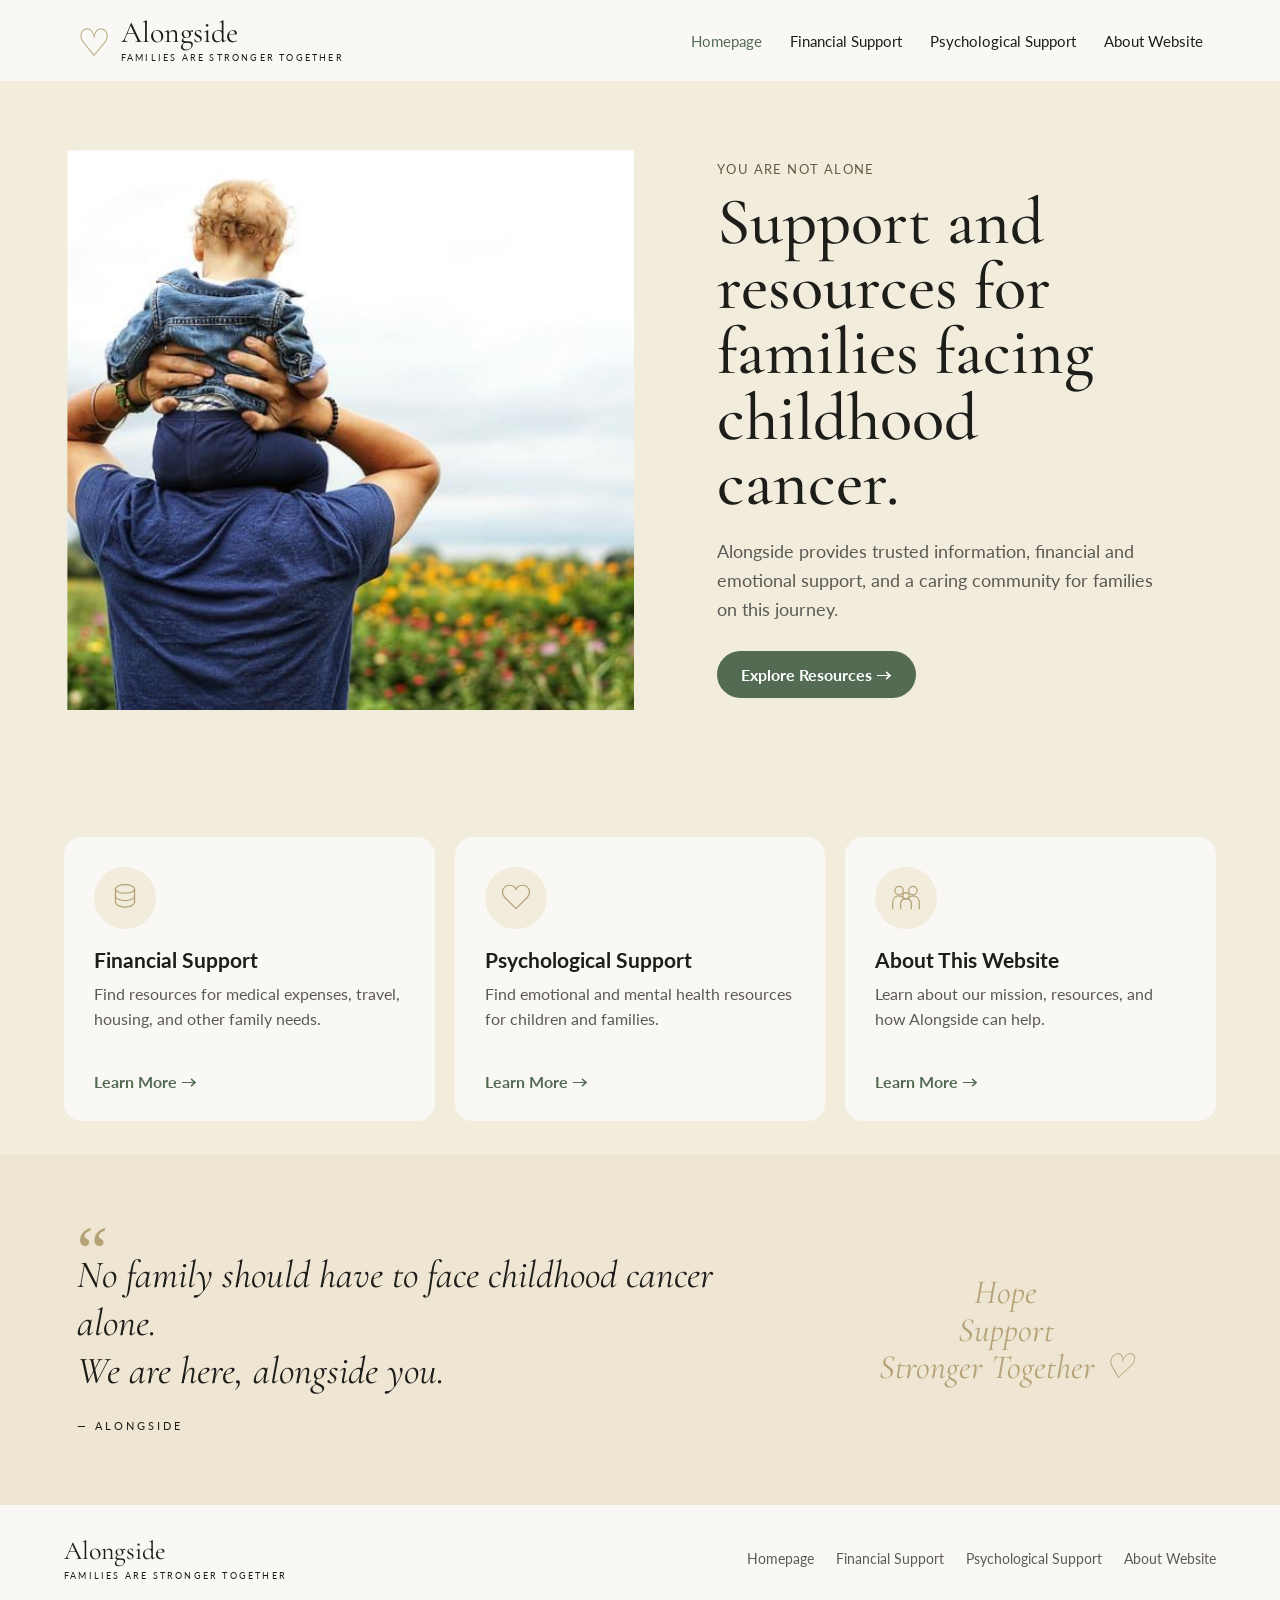
<file: index.html>
<!DOCTYPE html>
<html lang="en">
<head>
  <meta charset="UTF-8">
  <meta name="viewport" content="width=device-width, initial-scale=1.0">
  <title>Alongside</title>
  <link rel="preconnect" href="https://fonts.googleapis.com">
  <link rel="preconnect" href="https://fonts.gstatic.com" crossorigin>
  <link href="https://fonts.googleapis.com/css2?family=Cormorant+Garamond:wght@400;500;600&family=Lato:wght@400;700&display=swap" rel="stylesheet">
  <link rel="stylesheet" href="styles.css">
</head>
<body>
  <header class="site-header">
    <a class="brand" href="index.html">
      <span class="brand-heart">♡</span>
      <span>
        <span class="brand-name">Alongside</span>
        <span class="brand-tagline">FAMILIES ARE STRONGER TOGETHER</span>
      </span>
    </a>

    <nav class="nav">
      <a class="active" href="index.html">Homepage</a>
      <a href="financial-support.html">Financial Support</a>
      <a href="psychological-support.html">Psychological Support</a>
      <a href="about.html">About Website</a>
    </nav>
  </header>

  <main>
    <section class="hero">
      <div class="hero-image">
        <img src="hero.png" alt="Parent carrying a child outdoors">
      </div>

      <div class="hero-copy">
        <p class="eyebrow">YOU ARE NOT ALONE</p>
        <h1>Support and resources for families facing childhood cancer.</h1>
        <p class="intro">
          Alongside provides trusted information, financial and emotional support,
          and a caring community for families on this journey.
        </p>
        <a class="primary-button" href="#resources">Explore Resources →</a>
      </div>
    </section>

    <section class="resources" id="resources">
      <a class="resource-card" href="financial-support.html">
        <div class="icon-circle" aria-hidden="true">
          <svg viewBox="0 0 64 64">
            <ellipse cx="32" cy="15" rx="18" ry="8"></ellipse>
            <path d="M14 15v13c0 5 8 9 18 9s18-4 18-9V15"></path>
            <path d="M14 28v12c0 5 8 9 18 9s18-4 18-9V28"></path>
          </svg>
        </div>
        <h2>Financial Support</h2>
        <p>Find resources for medical expenses, travel, housing, and other family needs.</p>
        <span class="card-link">Learn More →</span>
      </a>

      <a class="resource-card" href="psychological-support.html">
        <div class="icon-circle" aria-hidden="true">
          <svg viewBox="0 0 64 64">
            <path d="M32 52 11 31C2 22 8 8 20 8c6 0 10 3 12 8 2-5 6-8 12-8 12 0 18 14 9 23Z"></path>
          </svg>
        </div>
        <h2>Psychological Support</h2>
        <p>Find emotional and mental health resources for children and families.</p>
        <span class="card-link">Learn More →</span>
      </a>

      <a class="resource-card" href="about.html">
        <div class="icon-circle" aria-hidden="true">
          <svg viewBox="0 0 64 64">
            <circle cx="19" cy="18" r="8"></circle>
            <circle cx="45" cy="18" r="8"></circle>
            <circle cx="32" cy="28" r="6"></circle>
            <path d="M7 52V40c0-7 5-12 12-12 4 0 7 2 10 5"></path>
            <path d="M57 52V40c0-7-5-12-12-12-4 0-7 2-10 5"></path>
            <path d="M22 52V43c0-6 4-10 10-10s10 4 10 10v9"></path>
          </svg>
        </div>
        <h2>About This Website</h2>
        <p>Learn about our mission, resources, and how Alongside can help.</p>
        <span class="card-link">Learn More →</span>
      </a>
    </section>

    <section class="quote-section">
      <div>
        <div class="quote-mark">“</div>
        <blockquote>
          No family should have to face childhood cancer alone.<br>
          We are here, alongside you.
        </blockquote>
        <p class="quote-credit">— ALONGSIDE</p>
      </div>

      <div class="hope-note">
        <span>Hope</span>
        <span>Support</span>
        <span>Stronger Together ♡</span>
      </div>
    </section>
  </main>

  <footer>
    <div>
      <div class="footer-brand">Alongside</div>
      <div class="footer-tagline">FAMILIES ARE STRONGER TOGETHER</div>
    </div>

    <div class="footer-links">
      <a href="index.html">Homepage</a>
      <a href="financial-support.html">Financial Support</a>
      <a href="psychological-support.html">Psychological Support</a>
      <a href="about.html">About Website</a>
    </div>
  </footer>
</body>
</html>
</file>
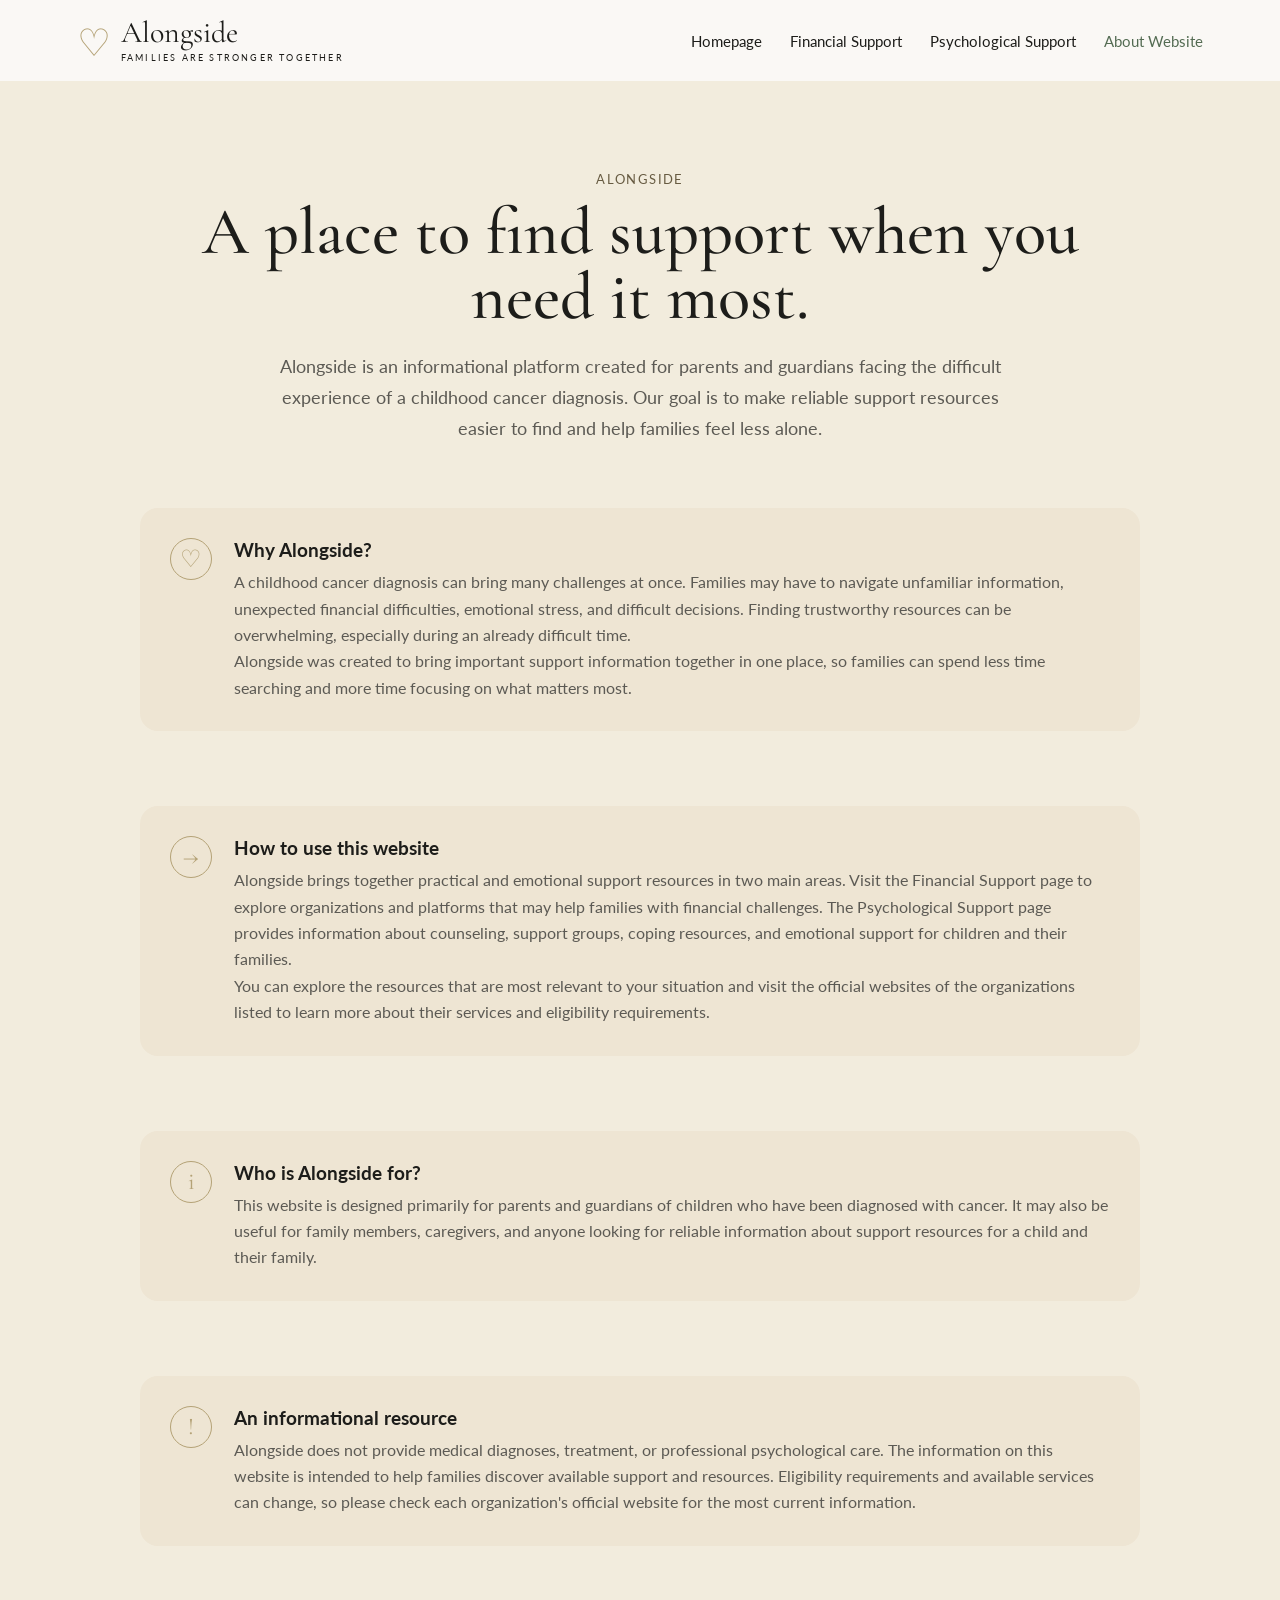
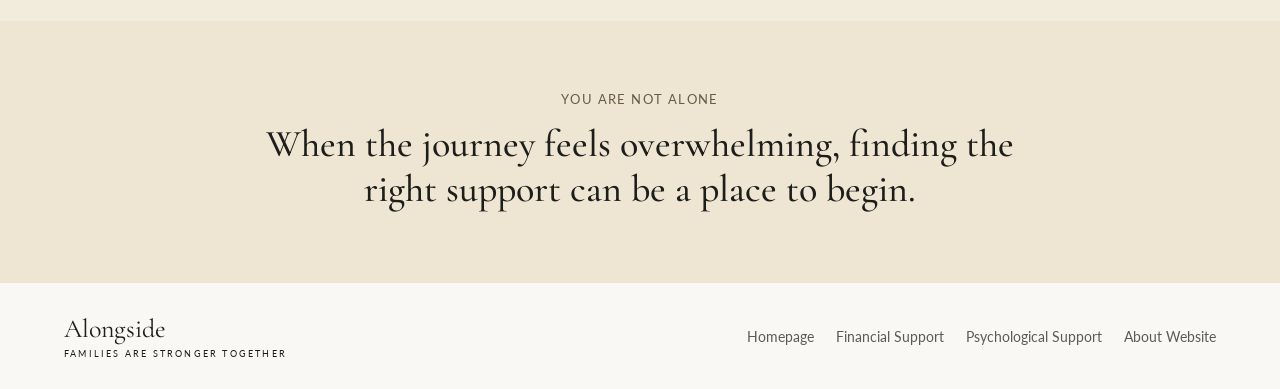
<file: about.html>
<!DOCTYPE html>
<html lang="en">
<head>
  <meta charset="UTF-8">
  <meta name="viewport" content="width=device-width, initial-scale=1.0">

  <title>About This Website | Alongside</title>

  <link rel="preconnect" href="https://fonts.googleapis.com">
  <link rel="preconnect" href="https://fonts.gstatic.com" crossorigin>

  <link href="https://fonts.googleapis.com/css2?family=Cormorant+Garamond:wght@400;500;600&family=Lato:wght@400;700&display=swap" rel="stylesheet">

  <link rel="stylesheet" href="styles.css">
</head>

<body>

  <header class="site-header">

    <a class="brand" href="index.html">
      <span class="brand-heart">♡</span>

      <span>
        <span class="brand-name">Alongside</span>
        <span class="brand-tagline">FAMILIES ARE STRONGER TOGETHER</span>
      </span>
    </a>

    <nav class="nav">
      <a href="index.html">Homepage</a>
      <a href="financial-support.html">Financial Support</a>
      <a href="psychological-support.html">Psychological Support</a>
      <a class="active" href="about.html">About Website</a>
    </nav>

  </header>


  <main>

    <!-- INTRO -->
    <section class="financial-hero">

      <p class="eyebrow">ALONGSIDE</p>

      <h1>A place to find support when you need it most.</h1>

      <p class="financial-intro">
        Alongside is an informational platform created for parents and
        guardians facing the difficult experience of a childhood cancer
        diagnosis. Our goal is to make reliable support resources easier
        to find and help families feel less alone.
      </p>

    </section>


    <!-- WHY ALONGSIDE -->
    <section class="financial-note">

      <div class="note-icon">♡</div>

      <div>

        <h2>Why Alongside?</h2>

        <p>
          A childhood cancer diagnosis can bring many challenges at once.
          Families may have to navigate unfamiliar information, unexpected
          financial difficulties, emotional stress, and difficult decisions.
          Finding trustworthy resources can be overwhelming, especially
          during an already difficult time.
        </p>

        <p>
          Alongside was created to bring important support information
          together in one place, so families can spend less time searching
          and more time focusing on what matters most.
        </p>

      </div>

    </section>


   <!-- HOW TO USE THIS WEBSITE -->
    
<section class="financial-note">

  <div class="note-icon">→</div>

  <div>

    <h2>How to use this website</h2>

    <p>
      Alongside brings together practical and emotional support resources
      in two main areas. Visit the Financial Support page to explore
      organizations and platforms that may help families with financial
      challenges. The Psychological Support page provides information
      about counseling, support groups, coping resources, and emotional
      support for children and their families.
    </p>

    <p>
      You can explore the resources that are most relevant to your
      situation and visit the official websites of the organizations
      listed to learn more about their services and eligibility
      requirements.
    </p>

  </div>

</section>

    <!-- WHO IS IT FOR -->
    <section class="financial-note">

      <div class="note-icon">i</div>

      <div>

        <h2>Who is Alongside for?</h2>

        <p>
          This website is designed primarily for parents and guardians of
          children who have been diagnosed with cancer. It may also be
          useful for family members, caregivers, and anyone looking for
          reliable information about support resources for a child and
          their family.
        </p>

      </div>

    </section>


    <!-- INFORMATIONAL RESOURCE -->
    <section class="financial-note">

      <div class="note-icon">!</div>

      <div>

        <h2>An informational resource</h2>

        <p>
          Alongside does not provide medical diagnoses, treatment, or
          professional psychological care. The information on this website
          is intended to help families discover available support and
          resources. Eligibility requirements and available services can
          change, so please check each organization's official website
          for the most current information.
        </p>

      </div>

    </section>


    <!-- CLOSING -->
    <section class="financial-closing">

      <p class="eyebrow">YOU ARE NOT ALONE</p>

      <h2>
        When the journey feels overwhelming, finding the right support
        can be a place to begin.
      </h2>

    </section>

  </main>


  <footer>

    <div>
      <div class="footer-brand">Alongside</div>
      <div class="footer-tagline">
        FAMILIES ARE STRONGER TOGETHER
      </div>
    </div>

    <div class="footer-links">
      <a href="index.html">Homepage</a>
      <a href="financial-support.html">Financial Support</a>
      <a href="psychological-support.html">Psychological Support</a>
      <a href="about.html">About Website</a>
    </div>

  </footer>

</body>
</html>
</file>
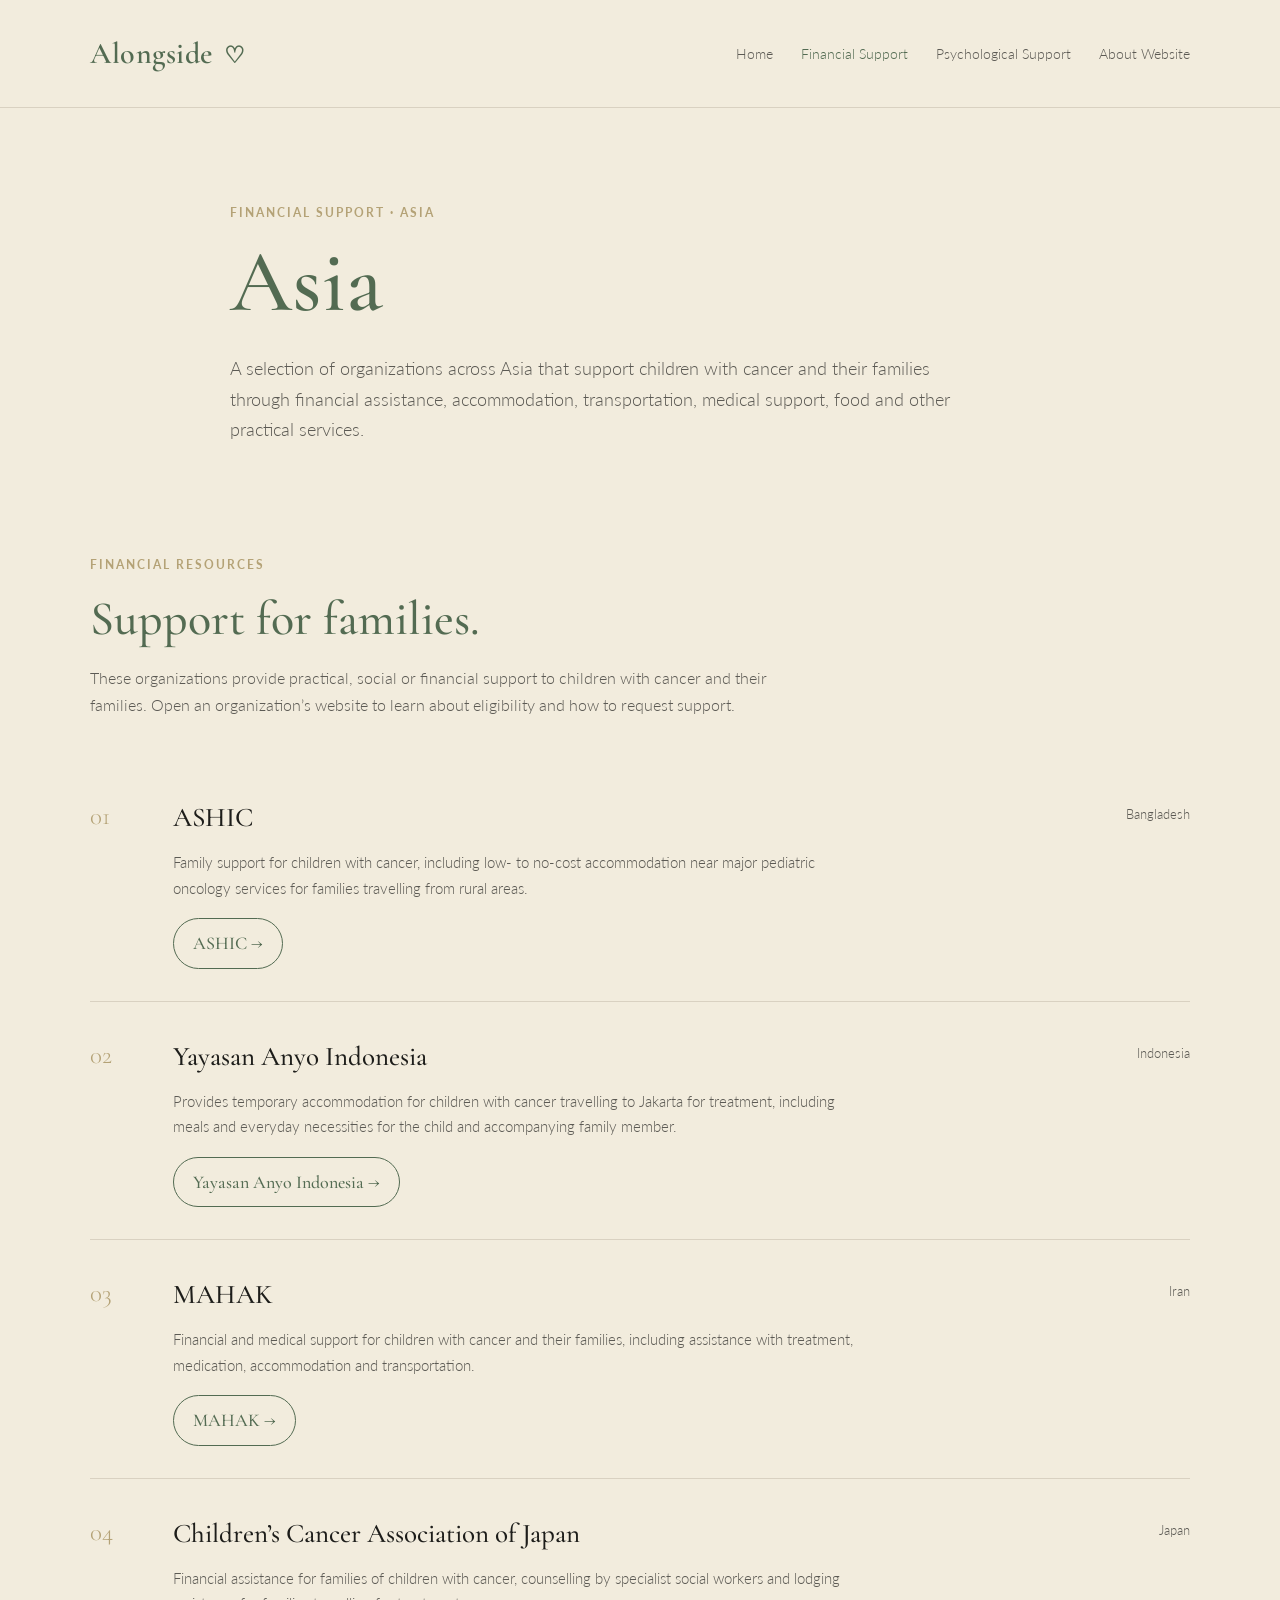
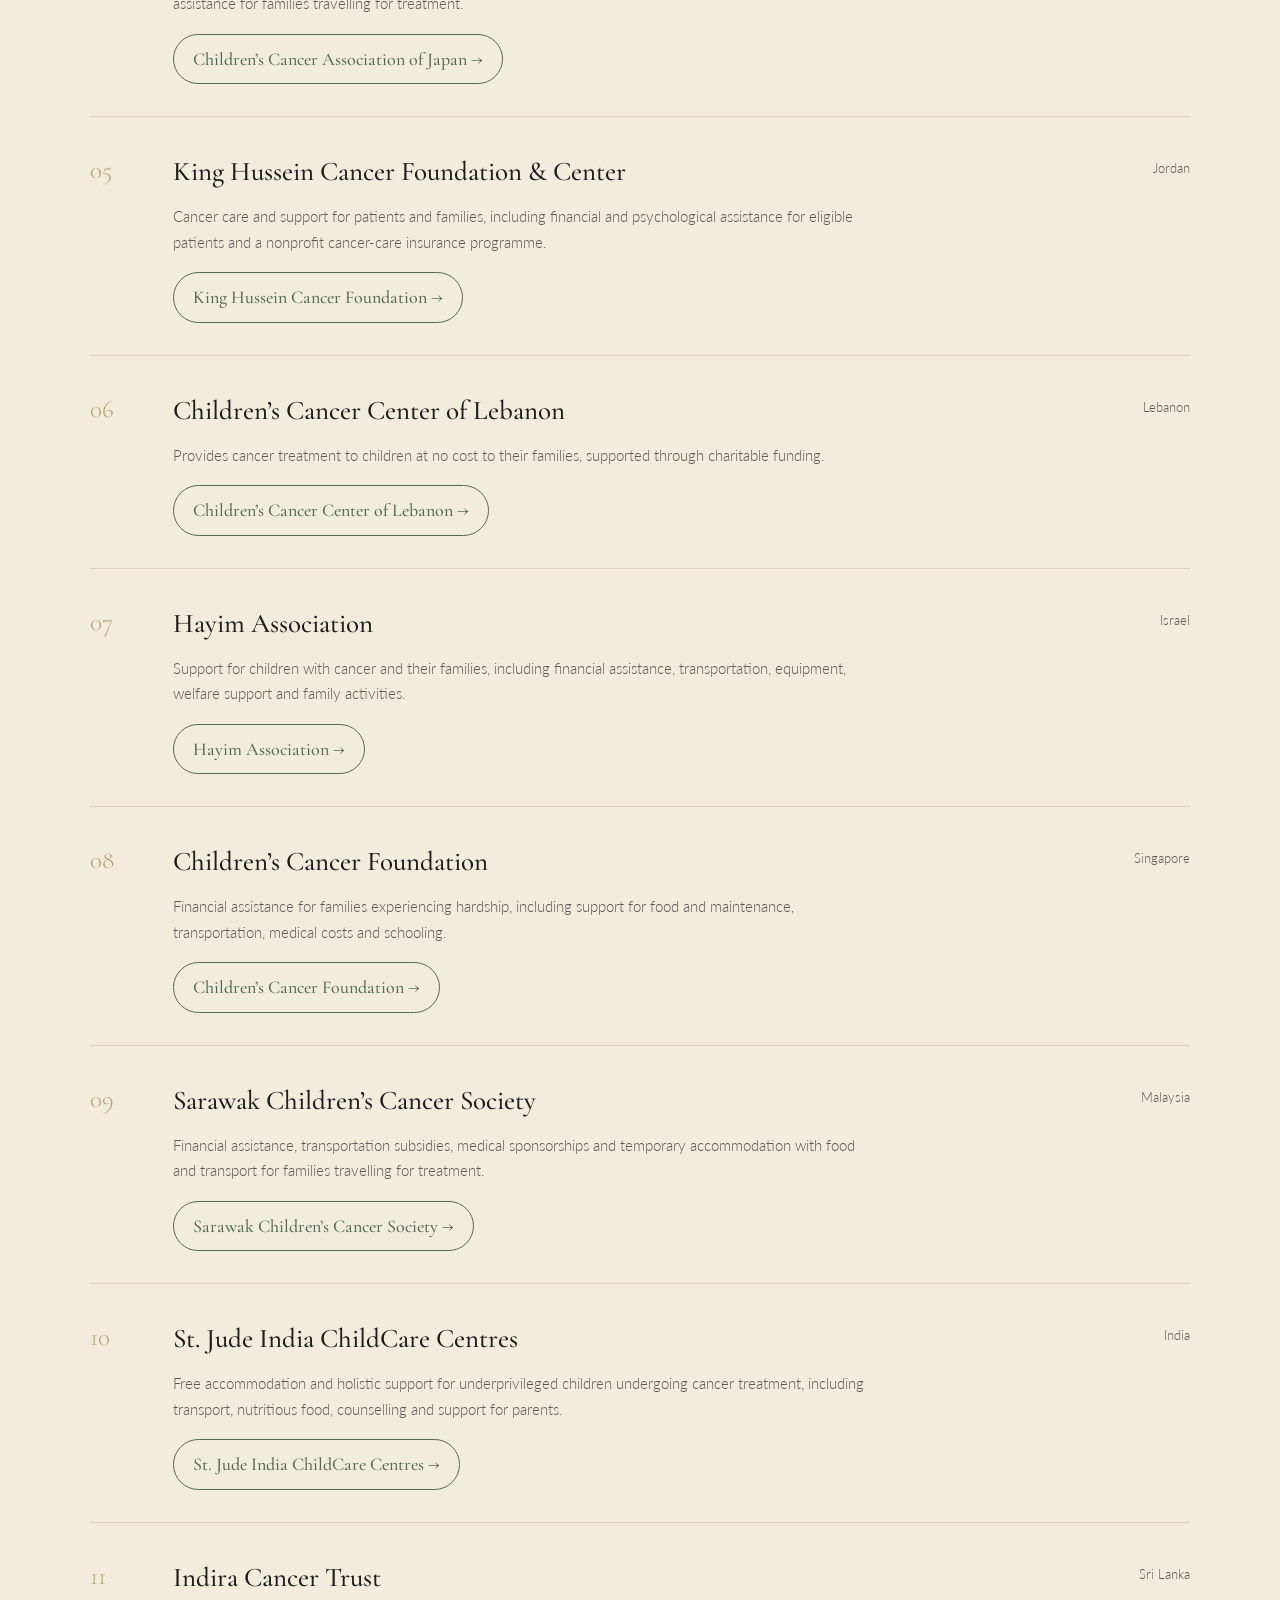
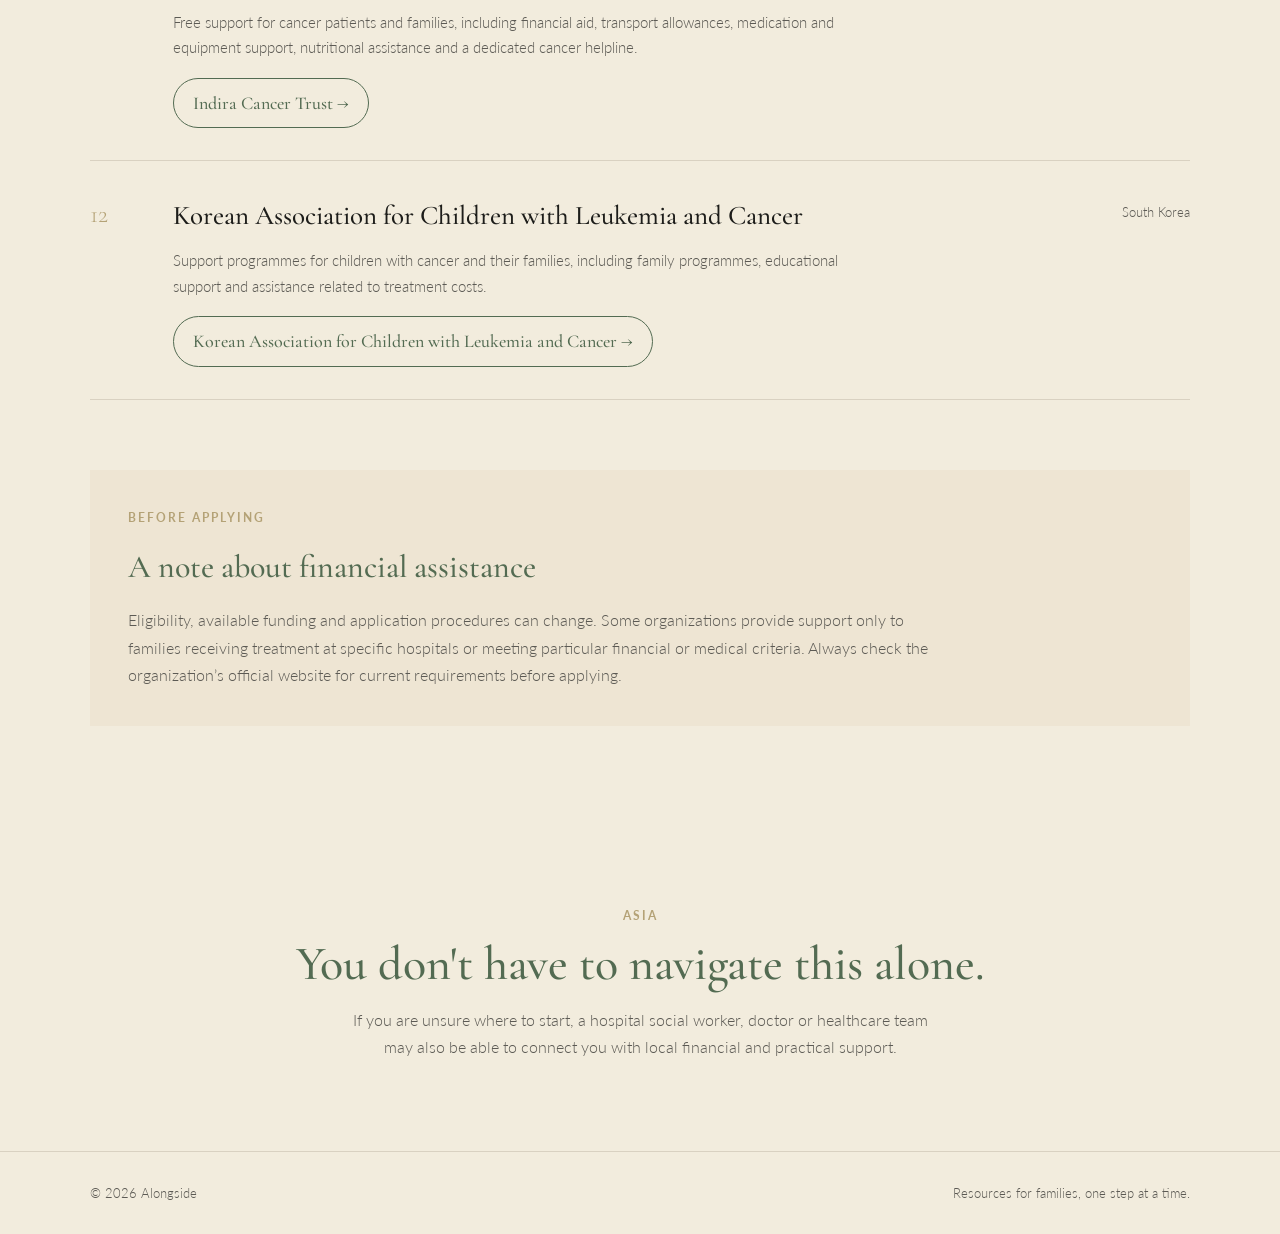
<file: asia.html>
<!DOCTYPE html>
<html lang="en">
<head>
  <meta charset="UTF-8">
  <meta name="viewport" content="width=device-width, initial-scale=1.0">

  <title>Asia · Alongside</title>

  <link rel="preconnect" href="https://fonts.googleapis.com">
  <link rel="preconnect" href="https://fonts.gstatic.com" crossorigin>

  <link href="https://fonts.googleapis.com/css2?family=Cormorant+Garamond:wght@400;500;600&family=Lato:wght@300;400;500;700&display=swap" rel="stylesheet">

  <style>
    :root {
      --cream: #F2ECDD;
      --light: #FAF8F5;
      --green: #536B52;
      --gold: #B4A276;
      --text: #1D1D1A;
      --muted: #5C5A54;
      --border: #D9D1C1;
      --quote: #EEE5D3;
    }

    * {
      box-sizing: border-box;
      margin: 0;
      padding: 0;
    }

    body {
      background: var(--cream);
      color: var(--text);
      font-family: "Lato", sans-serif;
      font-weight: 300;
      line-height: 1.7;
    }

    a {
      color: inherit;
      text-decoration: none;
    }

    .container {
      width: min(1100px, 90%);
      margin: 0 auto;
    }

    header {
      padding: 28px 0;
      border-bottom: 1px solid var(--border);
    }

    .nav {
      display: flex;
      justify-content: space-between;
      align-items: center;
      gap: 30px;
    }

    .logo {
      font-family: "Cormorant Garamond", serif;
      font-size: 30px;
      font-weight: 600;
      color: var(--green);
      letter-spacing: 0.5px;
    }

    .logo span {
      font-size: 23px;
      margin-left: 4px;
    }

    nav {
      display: flex;
      gap: 28px;
      align-items: center;
    }

    nav a {
      font-size: 14px;
      color: var(--muted);
      transition: 0.25s ease;
    }

    nav a:hover,
    nav a.active {
      color: var(--green);
    }

    .hero {
      padding: 95px 0 80px;
      max-width: 820px;
    }

    .eyebrow {
      color: var(--gold);
      font-size: 12px;
      font-weight: 700;
      letter-spacing: 2px;
      margin-bottom: 18px;
    }

    h1 {
      font-family: "Cormorant Garamond", serif;
      font-size: clamp(58px, 8vw, 88px);
      font-weight: 500;
      line-height: 0.95;
      color: var(--green);
      margin-bottom: 28px;
    }

    .hero p {
      font-size: 18px;
      color: var(--muted);
      max-width: 720px;
    }

    .resources-section {
      padding: 30px 0 90px;
    }

    h2 {
      font-family: "Cormorant Garamond", serif;
      font-size: 48px;
      font-weight: 500;
      color: var(--green);
      line-height: 1.1;
      margin-bottom: 18px;
    }

    .section-intro {
      color: var(--muted);
      max-width: 720px;
      margin-bottom: 45px;
    }

    .resource {
      display: grid;
      grid-template-columns: 55px 1fr 150px;
      gap: 28px;
      align-items: start;
      padding: 32px 0;
      border-bottom: 1px solid var(--border);
    }

    .resource-number {
      font-family: "Cormorant Garamond", serif;
      font-size: 25px;
      color: var(--gold);
    }

    .resource-info h3 {
      font-family: "Cormorant Garamond", serif;
      font-size: 27px;
      font-weight: 500;
      color: var(--text);
      margin-bottom: 9px;
    }

    .resource-info p {
      font-size: 15px;
      color: var(--muted);
      max-width: 700px;
      margin-bottom: 17px;
    }

    .resource-button {
      display: inline-flex;
      align-items: center;
      gap: 10px;
      padding: 9px 19px;
      border: 1px solid var(--green);
      border-radius: 50px;
      color: var(--green);
      font-family: "Cormorant Garamond", serif;
      font-size: 18px;
      font-weight: 500;
      transition: all 0.25s ease;
    }

    .resource-button:hover {
      background: var(--green);
      color: var(--light);
    }

    .location {
      text-align: right;
      color: var(--muted);
      font-size: 13px;
      padding-top: 8px;
    }

    .note {
      margin-top: 70px;
      padding: 38px;
      background: var(--quote);
    }

    .note .eyebrow {
      margin-bottom: 12px;
    }

    .note h3 {
      font-family: "Cormorant Garamond", serif;
      font-size: 32px;
      font-weight: 500;
      color: var(--green);
      margin-bottom: 12px;
    }

    .note p {
      color: var(--muted);
      max-width: 800px;
    }

    .closing {
      padding: 90px 0;
      text-align: center;
    }

    .closing .eyebrow {
      margin-bottom: 12px;
    }

    .closing h2 {
      margin-bottom: 15px;
    }

    .closing p {
      color: var(--muted);
      max-width: 600px;
      margin: 0 auto;
    }

    footer {
      border-top: 1px solid var(--border);
      padding: 30px 0;
    }

    .footer-inner {
      display: flex;
      justify-content: space-between;
      gap: 20px;
      color: var(--muted);
      font-size: 13px;
    }

    @media (max-width: 760px) {
      header {
        padding: 22px 0;
      }

      .nav {
        flex-direction: column;
        align-items: flex-start;
      }

      nav {
        flex-wrap: wrap;
        gap: 14px 20px;
      }

      .hero {
        padding: 70px 0 55px;
      }

      .resource {
        grid-template-columns: 35px 1fr;
        gap: 15px;
        padding: 27px 0;
      }

      .location {
        grid-column: 2;
        text-align: left;
        padding-top: 0;
      }

      .resource-info h3 {
        font-size: 25px;
      }

      .note {
        padding: 28px 22px;
      }

      .footer-inner {
        flex-direction: column;
      }
    }
  </style>
</head>

<body>

<header>
  <div class="container nav">

    <a href="index.html" class="logo">
      Alongside <span>♡</span>
    </a>

    <nav>
      <a href="index.html">Home</a>
      <a href="financial-support.html" class="active">Financial Support</a>
      <a href="psychological-support.html">Psychological Support</a>
      <a href="about.html">About Website</a>
    </nav>

  </div>
</header>


<main>

  <section class="container hero">

    <div class="eyebrow">
      FINANCIAL SUPPORT · ASIA
    </div>

    <h1>Asia</h1>

    <p>
      A selection of organizations across Asia that support children
      with cancer and their families through financial assistance,
      accommodation, transportation, medical support, food and other
      practical services.
    </p>

  </section>


  <section class="container resources-section">

    <div class="eyebrow">
      FINANCIAL RESOURCES
    </div>

    <h2>Support for families.</h2>

    <p class="section-intro">
      These organizations provide practical, social or financial support
      to children with cancer and their families. Open an organization’s
      website to learn about eligibility and how to request support.
    </p>


    <!-- 01 -->

    <div class="resource">

      <div class="resource-number">01</div>

      <div class="resource-info">

        <h3>ASHIC</h3>

        <p>
          Family support for children with cancer, including low- to
          no-cost accommodation near major pediatric oncology services
          for families travelling from rural areas.
        </p>

        <a
          href="https://www.ashic.org/"
          target="_blank"
          class="resource-button"
        >
          ASHIC →
        </a>

      </div>

      <div class="location">
        Bangladesh
      </div>

    </div>


    <!-- 02 -->

    <div class="resource">

      <div class="resource-number">02</div>

      <div class="resource-info">

        <h3>Yayasan Anyo Indonesia</h3>

        <p>
          Provides temporary accommodation for children with cancer
          travelling to Jakarta for treatment, including meals and
          everyday necessities for the child and accompanying family
          member.
        </p>

        <a
          href="https://www.yai-indonesia.org/"
          target="_blank"
          class="resource-button"
        >
          Yayasan Anyo Indonesia →
        </a>

      </div>

      <div class="location">
        Indonesia
      </div>

    </div>


    <!-- 03 -->

    <div class="resource">

      <div class="resource-number">03</div>

      <div class="resource-info">

        <h3>MAHAK</h3>

        <p>
          Financial and medical support for children with cancer and
          their families, including assistance with treatment,
          medication, accommodation and transportation.
        </p>

        <a
          href="https://mahak-charity.org/en/"
          target="_blank"
          class="resource-button"
        >
          MAHAK →
        </a>

      </div>

      <div class="location">
        Iran
      </div>

    </div>


    <!-- 04 -->

    <div class="resource">

      <div class="resource-number">04</div>

      <div class="resource-info">

        <h3>Children’s Cancer Association of Japan</h3>

        <p>
          Financial assistance for families of children with cancer,
          counselling by specialist social workers and lodging assistance
          for families travelling for treatment.
        </p>

        <a
          href="https://www.ccaj-found.or.jp/english/"
          target="_blank"
          class="resource-button"
        >
          Children’s Cancer Association of Japan →
        </a>

      </div>

      <div class="location">
        Japan
      </div>

    </div>


    <!-- 05 -->

    <div class="resource">

      <div class="resource-number">05</div>

      <div class="resource-info">

        <h3>King Hussein Cancer Foundation & Center</h3>

        <p>
          Cancer care and support for patients and families, including
          financial and psychological assistance for eligible patients
          and a nonprofit cancer-care insurance programme.
        </p>

        <a
          href="https://www.khcc.jo/en"
          target="_blank"
          class="resource-button"
        >
          King Hussein Cancer Foundation →
        </a>

      </div>

      <div class="location">
        Jordan
      </div>

    </div>


    <!-- 06 -->

    <div class="resource">

      <div class="resource-number">06</div>

      <div class="resource-info">

        <h3>Children’s Cancer Center of Lebanon</h3>

        <p>
          Provides cancer treatment to children at no cost to their
          families, supported through charitable funding.
        </p>

        <a
          href="https://www.cccl.org.lb/"
          target="_blank"
          class="resource-button"
        >
          Children’s Cancer Center of Lebanon →
        </a>

      </div>

      <div class="location">
        Lebanon
      </div>

    </div>


    <!-- 07 -->

    <div class="resource">

      <div class="resource-number">07</div>

      <div class="resource-info">

        <h3>Hayim Association</h3>

        <p>
          Support for children with cancer and their families, including
          financial assistance, transportation, equipment, welfare
          support and family activities.
        </p>

        <a
          href="https://www.hayim.org.il/"
          target="_blank"
          class="resource-button"
        >
          Hayim Association →
        </a>

      </div>

      <div class="location">
        Israel
      </div>

    </div>


    <!-- 08 -->

    <div class="resource">

      <div class="resource-number">08</div>

      <div class="resource-info">

        <h3>Children’s Cancer Foundation</h3>

        <p>
          Financial assistance for families experiencing hardship,
          including support for food and maintenance, transportation,
          medical costs and schooling.
        </p>

        <a
          href="https://www.ccf.org.sg/programmes-and-services/core-services/financial-assistance/"
          target="_blank"
          class="resource-button"
        >
          Children’s Cancer Foundation →
        </a>

      </div>

      <div class="location">
        Singapore
      </div>

    </div>


    <!-- 09 -->

    <div class="resource">

      <div class="resource-number">09</div>

      <div class="resource-info">

        <h3>Sarawak Children’s Cancer Society</h3>

        <p>
          Financial assistance, transportation subsidies, medical
          sponsorships and temporary accommodation with food and
          transport for families travelling for treatment.
        </p>

        <a
          href="https://sccs.org.my/"
          target="_blank"
          class="resource-button"
        >
          Sarawak Children’s Cancer Society →
        </a>

      </div>

      <div class="location">
        Malaysia
      </div>

    </div>


    <!-- 10 -->

    <div class="resource">

      <div class="resource-number">10</div>

      <div class="resource-info">

        <h3>St. Jude India ChildCare Centres</h3>

        <p>
          Free accommodation and holistic support for underprivileged
          children undergoing cancer treatment, including transport,
          nutritious food, counselling and support for parents.
        </p>

        <a
          href="https://stjudechild.org/"
          target="_blank"
          class="resource-button"
        >
          St. Jude India ChildCare Centres →
        </a>

      </div>

      <div class="location">
        India
      </div>

    </div>


    <!-- 11 -->

    <div class="resource">

      <div class="resource-number">11</div>

      <div class="resource-info">

        <h3>Indira Cancer Trust</h3>

        <p>
          Free support for cancer patients and families, including
          financial aid, transport allowances, medication and equipment
          support, nutritional assistance and a dedicated cancer helpline.
        </p>

        <a
          href="https://indiracancertrust.org/"
          target="_blank"
          class="resource-button"
        >
          Indira Cancer Trust →
        </a>

      </div>

      <div class="location">
        Sri Lanka
      </div>

    </div>


    <!-- 12 -->

    <div class="resource">

      <div class="resource-number">12</div>

      <div class="resource-info">

        <h3>Korean Association for Children with Leukemia and Cancer</h3>

        <p>
          Support programmes for children with cancer and their families,
          including family programmes, educational support and assistance
          related to treatment costs.
        </p>

        <a
          href="https://www.childhoodcancer.or.kr/"
          target="_blank"
          class="resource-button"
        >
          Korean Association for Children with Leukemia and Cancer →
        </a>

      </div>

      <div class="location">
        South Korea
      </div>

    </div>


    <div class="note">

      <div class="eyebrow">
        BEFORE APPLYING
      </div>

      <h3>A note about financial assistance</h3>

      <p>
        Eligibility, available funding and application procedures can
        change. Some organizations provide support only to families
        receiving treatment at specific hospitals or meeting particular
        financial or medical criteria. Always check the organization’s
        official website for current requirements before applying.
      </p>

    </div>

  </section>


  <section class="closing">

    <div class="container">

      <div class="eyebrow">
        ASIA
      </div>

      <h2>You don't have to navigate this alone.</h2>

      <p>
        If you are unsure where to start, a hospital social worker,
        doctor or healthcare team may also be able to connect you
        with local financial and practical support.
      </p>

    </div>

  </section>

</main>


<footer>

  <div class="container footer-inner">

    <div>
      © 2026 Alongside
    </div>

    <div>
      Resources for families, one step at a time.
    </div>

  </div>

</footer>

</body>
</html>
</file>
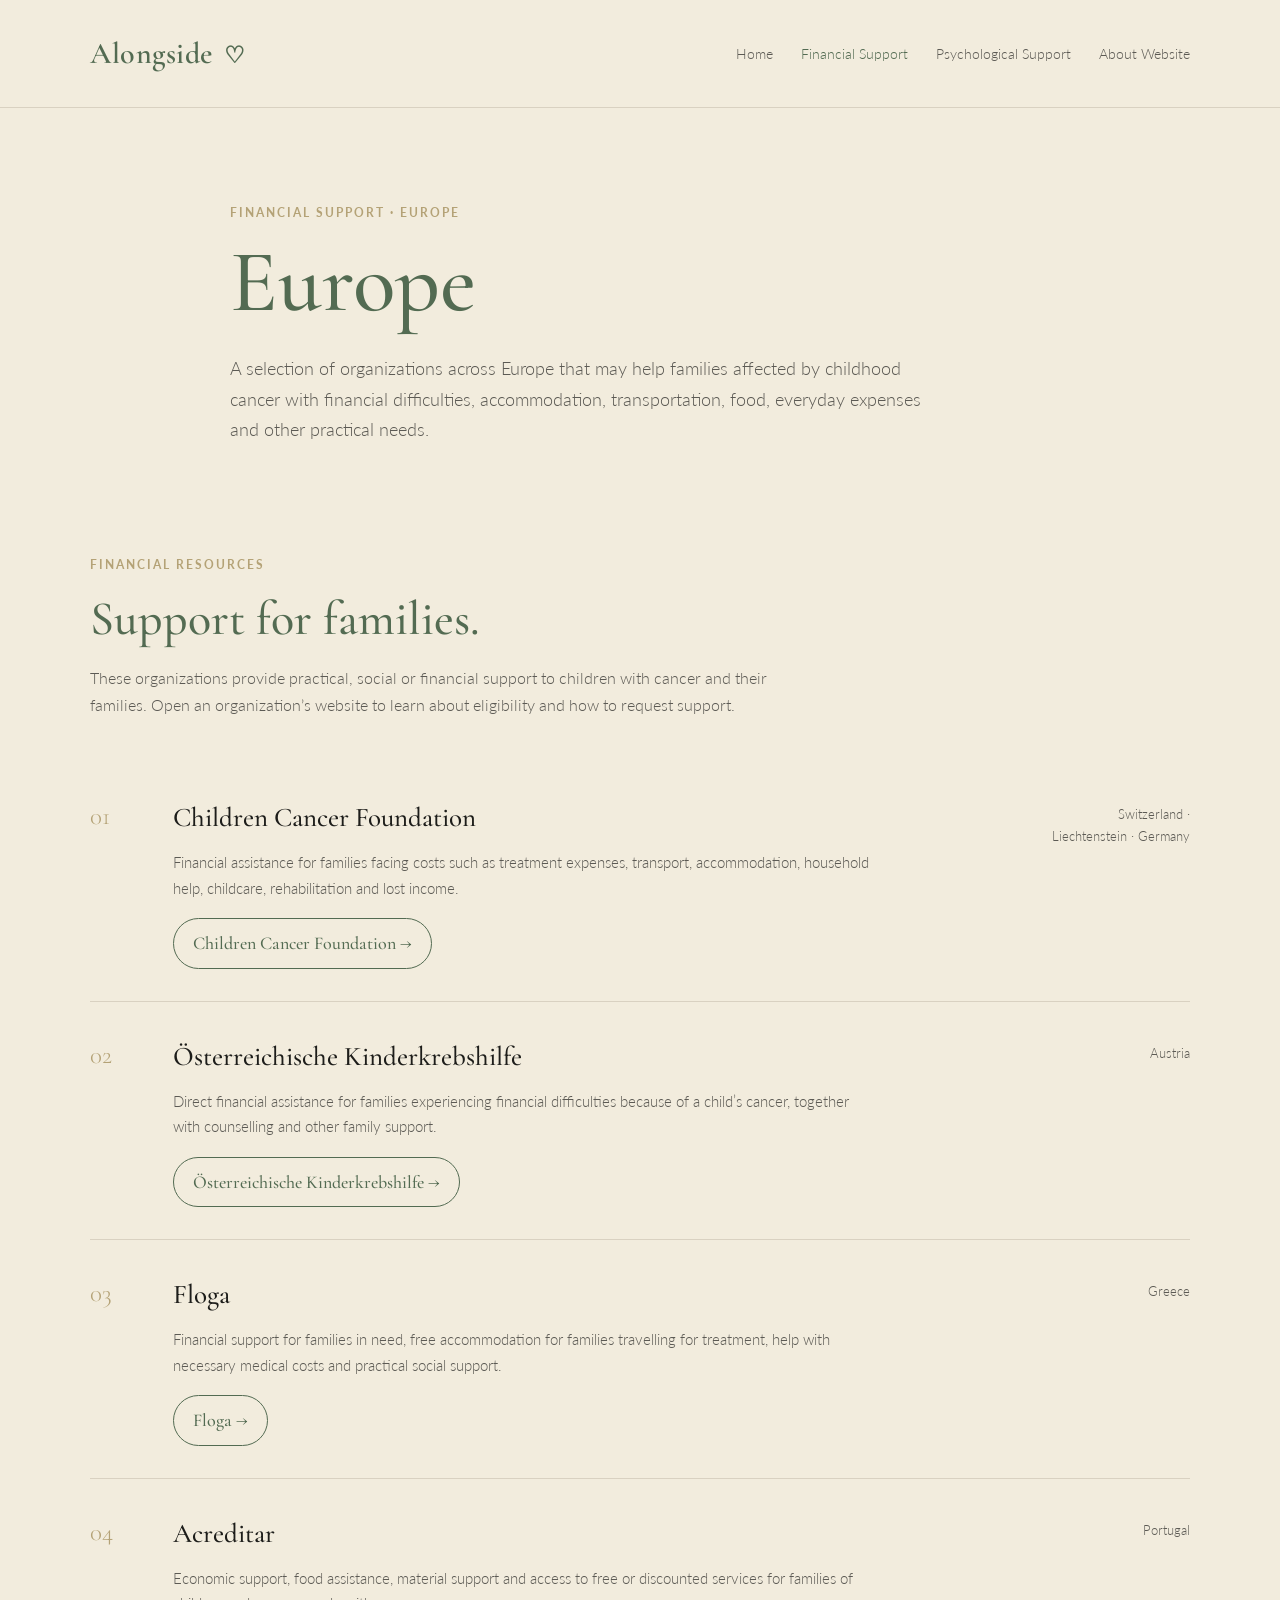
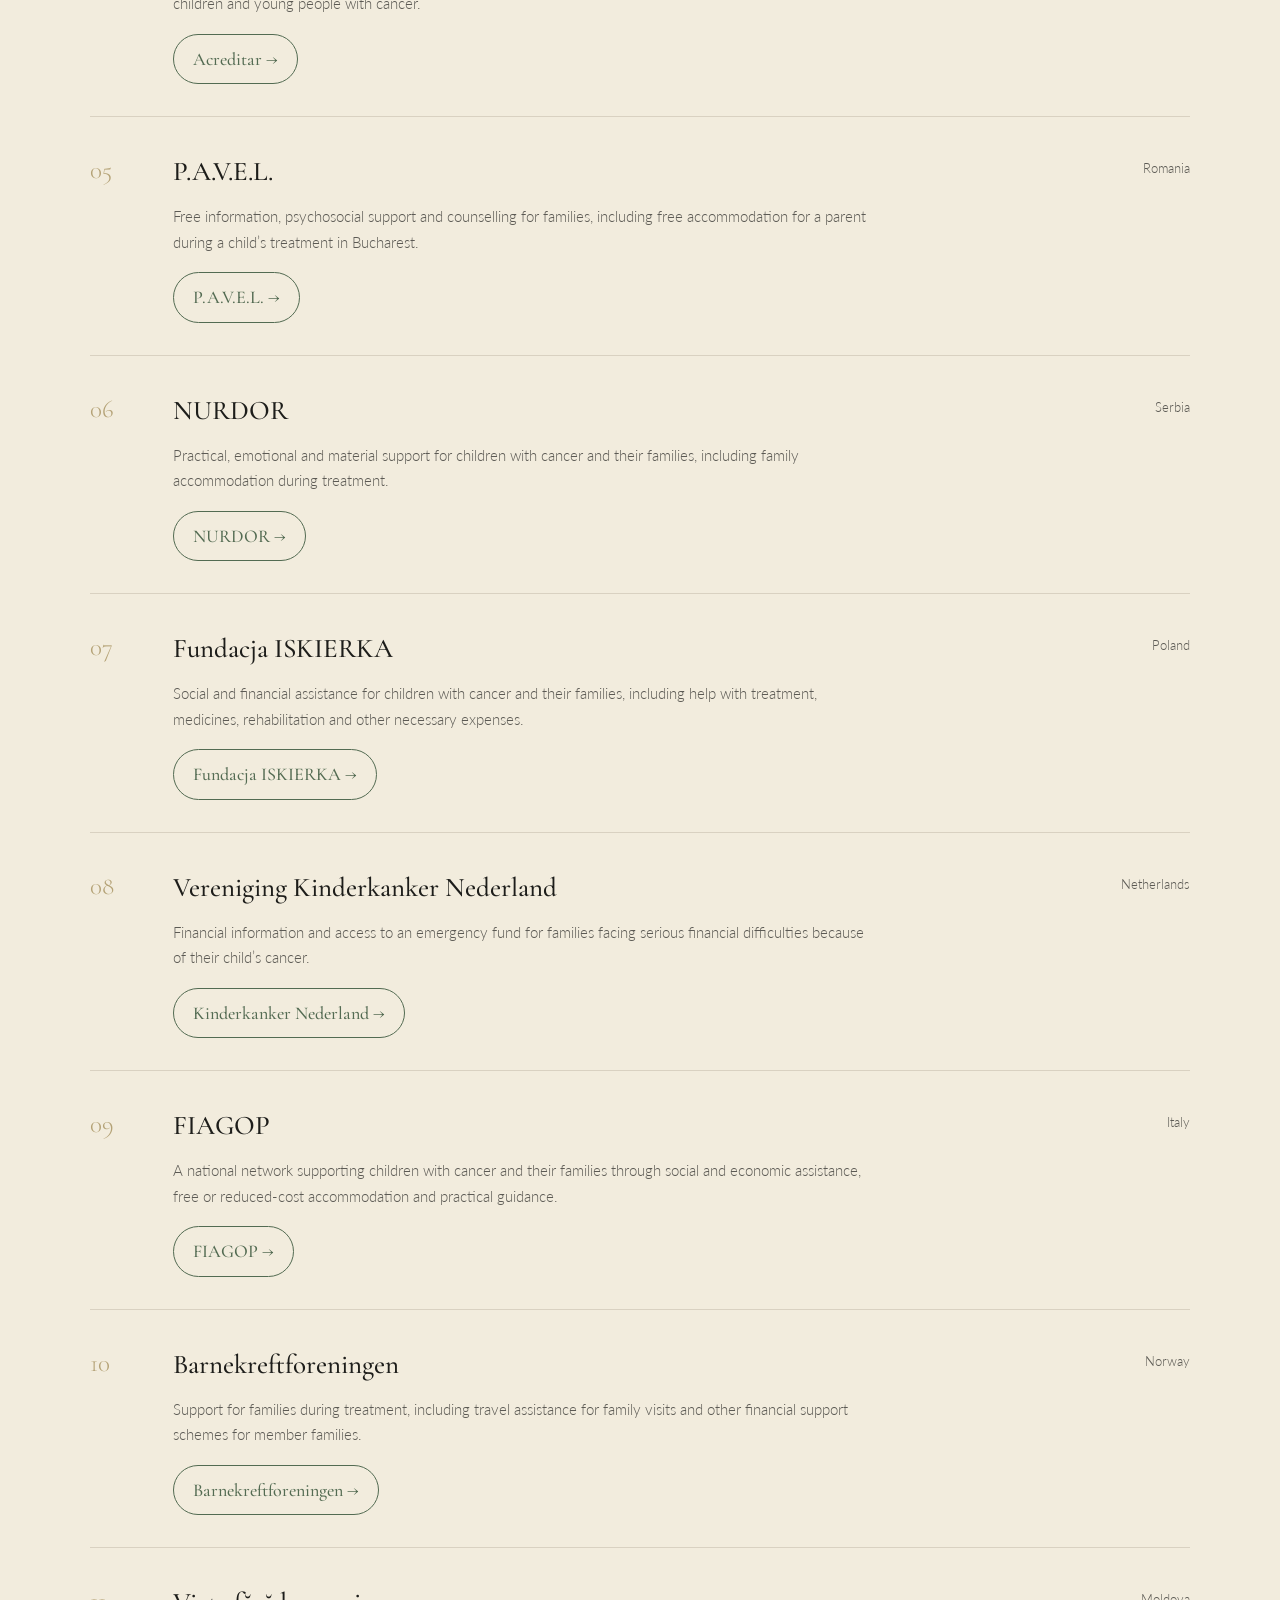
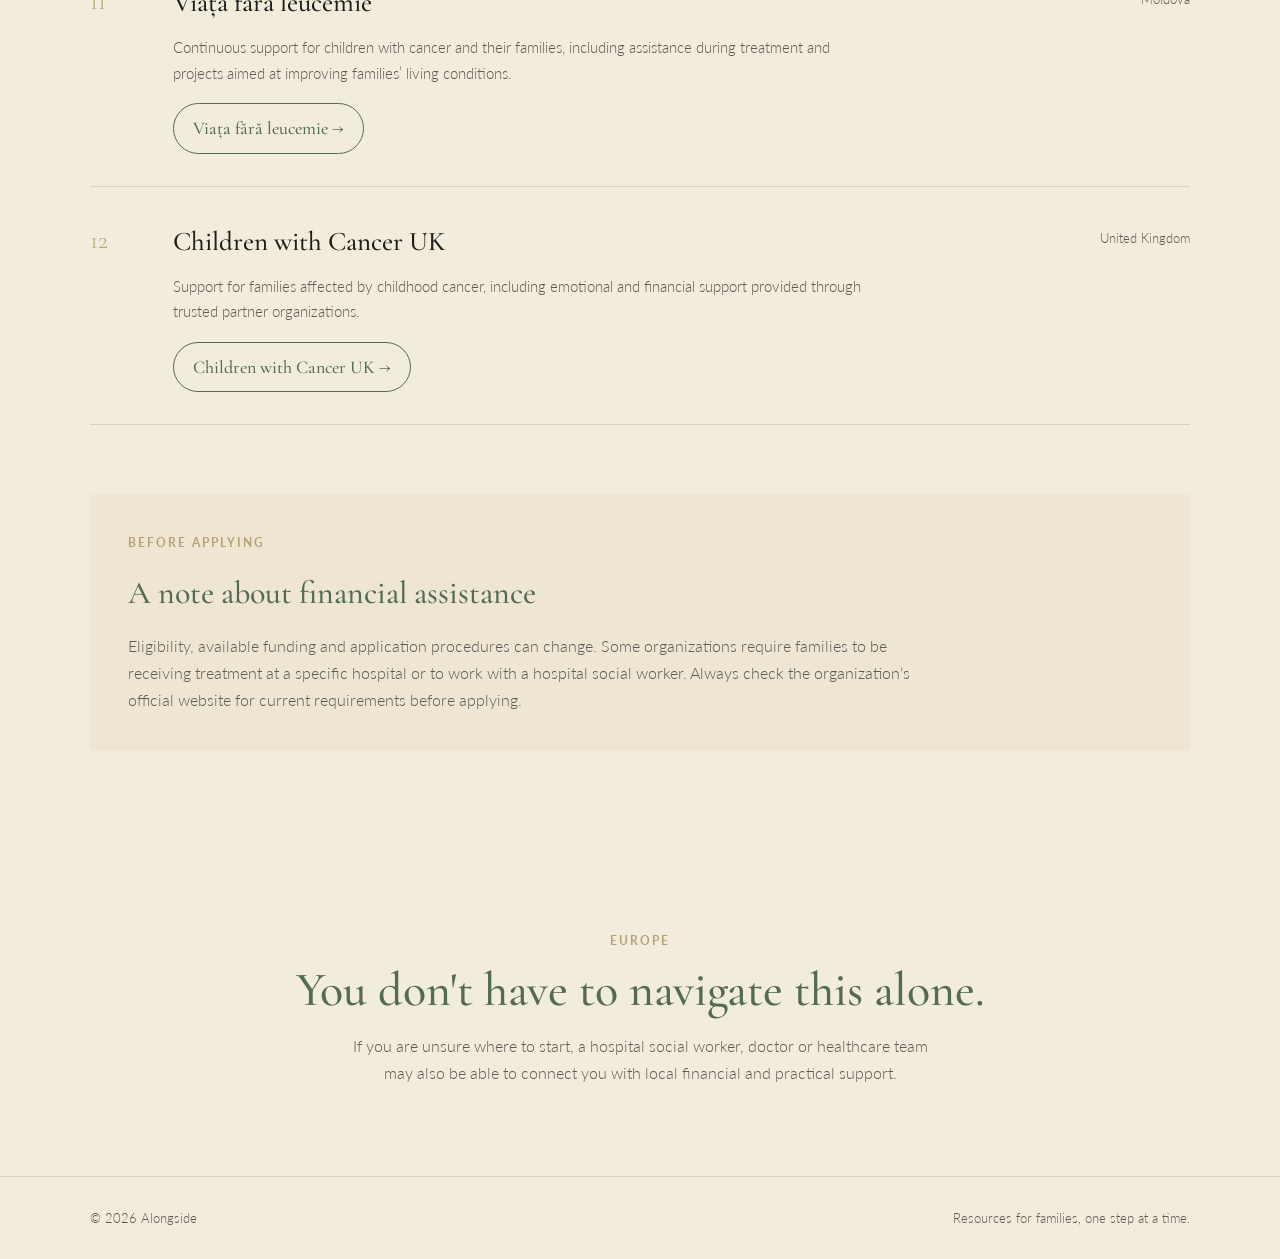
<file: europe.html>
<!DOCTYPE html>
<html lang="en">
<head>
  <meta charset="UTF-8">
  <meta name="viewport" content="width=device-width, initial-scale=1.0">

  <title>Europe · Alongside</title>

  <link rel="preconnect" href="https://fonts.googleapis.com">
  <link rel="preconnect" href="https://fonts.gstatic.com" crossorigin>

  <link href="https://fonts.googleapis.com/css2?family=Cormorant+Garamond:wght@400;500;600&family=Lato:wght@300;400;500;700&display=swap" rel="stylesheet">

  <style>
    :root {
      --cream: #F2ECDD;
      --light: #FAF8F5;
      --green: #536B52;
      --gold: #B4A276;
      --text: #1D1D1A;
      --muted: #5C5A54;
      --border: #D9D1C1;
      --quote: #EEE5D3;
    }

    * {
      box-sizing: border-box;
      margin: 0;
      padding: 0;
    }

    body {
      background: var(--cream);
      color: var(--text);
      font-family: "Lato", sans-serif;
      font-weight: 300;
      line-height: 1.7;
    }

    a {
      color: inherit;
      text-decoration: none;
    }

    .container {
      width: min(1100px, 90%);
      margin: 0 auto;
    }

    header {
      padding: 28px 0;
      border-bottom: 1px solid var(--border);
    }

    .nav {
      display: flex;
      justify-content: space-between;
      align-items: center;
      gap: 30px;
    }

    .logo {
      font-family: "Cormorant Garamond", serif;
      font-size: 30px;
      font-weight: 600;
      color: var(--green);
      letter-spacing: 0.5px;
    }

    .logo span {
      font-size: 23px;
      margin-left: 4px;
    }

    nav {
      display: flex;
      gap: 28px;
      align-items: center;
    }

    nav a {
      font-size: 14px;
      color: var(--muted);
      transition: 0.25s ease;
    }

    nav a:hover,
    nav a.active {
      color: var(--green);
    }

    .hero {
      padding: 95px 0 80px;
      max-width: 820px;
    }

    .eyebrow {
      color: var(--gold);
      font-size: 12px;
      font-weight: 700;
      letter-spacing: 2px;
      margin-bottom: 18px;
    }

    h1 {
      font-family: "Cormorant Garamond", serif;
      font-size: clamp(58px, 8vw, 88px);
      font-weight: 500;
      line-height: 0.95;
      color: var(--green);
      margin-bottom: 28px;
    }

    .hero p {
      font-size: 18px;
      color: var(--muted);
      max-width: 720px;
    }

    .resources-section {
      padding: 30px 0 90px;
    }

    h2 {
      font-family: "Cormorant Garamond", serif;
      font-size: 48px;
      font-weight: 500;
      color: var(--green);
      line-height: 1.1;
      margin-bottom: 18px;
    }

    .section-intro {
      color: var(--muted);
      max-width: 720px;
      margin-bottom: 45px;
    }

    .resource {
      display: grid;
      grid-template-columns: 55px 1fr 150px;
      gap: 28px;
      align-items: start;
      padding: 32px 0;
      border-bottom: 1px solid var(--border);
    }

    .resource-number {
      font-family: "Cormorant Garamond", serif;
      font-size: 25px;
      color: var(--gold);
    }

    .resource-info h3 {
      font-family: "Cormorant Garamond", serif;
      font-size: 27px;
      font-weight: 500;
      color: var(--text);
      margin-bottom: 9px;
    }

    .resource-info p {
      font-size: 15px;
      color: var(--muted);
      max-width: 700px;
      margin-bottom: 17px;
    }

    .resource-button {
      display: inline-flex;
      align-items: center;
      gap: 10px;
      padding: 9px 19px;
      border: 1px solid var(--green);
      border-radius: 50px;
      color: var(--green);
      font-family: "Cormorant Garamond", serif;
      font-size: 18px;
      font-weight: 500;
      transition: all 0.25s ease;
    }

    .resource-button:hover {
      background: var(--green);
      color: var(--light);
    }

    .location {
      text-align: right;
      color: var(--muted);
      font-size: 13px;
      padding-top: 8px;
    }

    .note {
      margin-top: 70px;
      padding: 38px;
      background: var(--quote);
    }

    .note .eyebrow {
      margin-bottom: 12px;
    }

    .note h3 {
      font-family: "Cormorant Garamond", serif;
      font-size: 32px;
      font-weight: 500;
      color: var(--green);
      margin-bottom: 12px;
    }

    .note p {
      color: var(--muted);
      max-width: 800px;
    }

    .closing {
      padding: 90px 0;
      text-align: center;
    }

    .closing .eyebrow {
      margin-bottom: 12px;
    }

    .closing h2 {
      margin-bottom: 15px;
    }

    .closing p {
      color: var(--muted);
      max-width: 600px;
      margin: 0 auto;
    }

    footer {
      border-top: 1px solid var(--border);
      padding: 30px 0;
    }

    .footer-inner {
      display: flex;
      justify-content: space-between;
      gap: 20px;
      color: var(--muted);
      font-size: 13px;
    }

    @media (max-width: 760px) {
      header {
        padding: 22px 0;
      }

      .nav {
        flex-direction: column;
        align-items: flex-start;
      }

      nav {
        flex-wrap: wrap;
        gap: 14px 20px;
      }

      .hero {
        padding: 70px 0 55px;
      }

      .resource {
        grid-template-columns: 35px 1fr;
        gap: 15px;
        padding: 27px 0;
      }

      .location {
        grid-column: 2;
        text-align: left;
        padding-top: 0;
      }

      .resource-info h3 {
        font-size: 25px;
      }

      .note {
        padding: 28px 22px;
      }

      .footer-inner {
        flex-direction: column;
      }
    }
  </style>
</head>

<body>

<header>
  <div class="container nav">

    <a href="index.html" class="logo">
      Alongside <span>♡</span>
    </a>

    <nav>
      <a href="index.html">Home</a>
      <a href="financial-support.html" class="active">Financial Support</a>
      <a href="psychological-support.html">Psychological Support</a>
      <a href="about.html">About Website</a>
    </nav>

  </div>
</header>


<main>

  <section class="container hero">

    <div class="eyebrow">
      FINANCIAL SUPPORT · EUROPE
    </div>

    <h1>Europe</h1>

    <p>
      A selection of organizations across Europe that may help families
      affected by childhood cancer with financial difficulties,
      accommodation, transportation, food, everyday expenses and other
      practical needs.
    </p>

  </section>


  <section class="container resources-section">

    <div class="eyebrow">
      FINANCIAL RESOURCES
    </div>

    <h2>Support for families.</h2>

    <p class="section-intro">
      These organizations provide practical, social or financial support
      to children with cancer and their families. Open an organization’s
      website to learn about eligibility and how to request support.
    </p>


    <!-- 01 -->

    <div class="resource">

      <div class="resource-number">01</div>

      <div class="resource-info">

        <h3>Children Cancer Foundation</h3>

        <p>
          Financial assistance for families facing costs such as treatment
          expenses, transport, accommodation, household help, childcare,
          rehabilitation and lost income.
        </p>

        <a
          href="https://www.childrencancer.eu/en/support-for"
          target="_blank"
          class="resource-button"
        >
          Children Cancer Foundation →
        </a>

      </div>

      <div class="location">
        Switzerland · Liechtenstein · Germany
      </div>

    </div>


    <!-- 02 -->

    <div class="resource">

      <div class="resource-number">02</div>

      <div class="resource-info">

        <h3>Österreichische Kinderkrebshilfe</h3>

        <p>
          Direct financial assistance for families experiencing financial
          difficulties because of a child’s cancer, together with counselling
          and other family support.
        </p>

        <a
          href="https://kinderkrebshilfe.at/"
          target="_blank"
          class="resource-button"
        >
          Österreichische Kinderkrebshilfe →
        </a>

      </div>

      <div class="location">
        Austria
      </div>

    </div>


    <!-- 03 -->

    <div class="resource">

      <div class="resource-number">03</div>

      <div class="resource-info">

        <h3>Floga</h3>

        <p>
          Financial support for families in need, free accommodation for
          families travelling for treatment, help with necessary medical
          costs and practical social support.
        </p>

        <a
          href="https://www.floga.org.gr/en/"
          target="_blank"
          class="resource-button"
        >
          Floga →
        </a>

      </div>

      <div class="location">
        Greece
      </div>

    </div>


    <!-- 04 -->

    <div class="resource">

      <div class="resource-number">04</div>

      <div class="resource-info">

        <h3>Acreditar</h3>

        <p>
          Economic support, food assistance, material support and access
          to free or discounted services for families of children and
          young people with cancer.
        </p>

        <a
          href="https://acreditar.org.pt/para-pais/apoio-social/"
          target="_blank"
          class="resource-button"
        >
          Acreditar →
        </a>

      </div>

      <div class="location">
        Portugal
      </div>

    </div>


    <!-- 05 -->

    <div class="resource">

      <div class="resource-number">05</div>

      <div class="resource-info">

        <h3>P.A.V.E.L.</h3>

        <p>
          Free information, psychosocial support and counselling for
          families, including free accommodation for a parent during
          a child’s treatment in Bucharest.
        </p>

        <a
          href="https://asociatiapavel.ro/"
          target="_blank"
          class="resource-button"
        >
          P.A.V.E.L. →
        </a>

      </div>

      <div class="location">
        Romania
      </div>

    </div>


    <!-- 06 -->

    <div class="resource">

      <div class="resource-number">06</div>

      <div class="resource-info">

        <h3>NURDOR</h3>

        <p>
          Practical, emotional and material support for children with
          cancer and their families, including family accommodation
          during treatment.
        </p>

        <a
          href="https://www.nurdor.org/"
          target="_blank"
          class="resource-button"
        >
          NURDOR →
        </a>

      </div>

      <div class="location">
        Serbia
      </div>

    </div>


    <!-- 07 -->

    <div class="resource">

      <div class="resource-number">07</div>

      <div class="resource-info">

        <h3>Fundacja ISKIERKA</h3>

        <p>
          Social and financial assistance for children with cancer and
          their families, including help with treatment, medicines,
          rehabilitation and other necessary expenses.
        </p>

        <a
          href="https://fundacjaiskierka.pl/"
          target="_blank"
          class="resource-button"
        >
          Fundacja ISKIERKA →
        </a>

      </div>

      <div class="location">
        Poland
      </div>

    </div>


    <!-- 08 -->

    <div class="resource">

      <div class="resource-number">08</div>

      <div class="resource-info">

        <h3>Vereniging Kinderkanker Nederland</h3>

        <p>
          Financial information and access to an emergency fund for
          families facing serious financial difficulties because of
          their child’s cancer.
        </p>

        <a
          href="https://www.kinderkankernederland.nl/tegemoetkoming-in-zorgkosten"
          target="_blank"
          class="resource-button"
        >
          Kinderkanker Nederland →
        </a>

      </div>

      <div class="location">
        Netherlands
      </div>

    </div>


    <!-- 09 -->

    <div class="resource">

      <div class="resource-number">09</div>

      <div class="resource-info">

        <h3>FIAGOP</h3>

        <p>
          A national network supporting children with cancer and their
          families through social and economic assistance, free or
          reduced-cost accommodation and practical guidance.
        </p>

        <a
          href="https://fiagop.it/dedicato-alle-famiglie/"
          target="_blank"
          class="resource-button"
        >
          FIAGOP →
        </a>

      </div>

      <div class="location">
        Italy
      </div>

    </div>


    <!-- 10 -->

    <div class="resource">

      <div class="resource-number">10</div>

      <div class="resource-info">

        <h3>Barnekreftforeningen</h3>

        <p>
          Support for families during treatment, including travel
          assistance for family visits and other financial support
          schemes for member families.
        </p>

        <a
          href="https://www.barnekreftforeningen.no/"
          target="_blank"
          class="resource-button"
        >
          Barnekreftforeningen →
        </a>

      </div>

      <div class="location">
        Norway
      </div>

    </div>


    <!-- 11 -->

    <div class="resource">

      <div class="resource-number">11</div>

      <div class="resource-info">

        <h3>Viața fără leucemie</h3>

        <p>
          Continuous support for children with cancer and their families,
          including assistance during treatment and projects aimed at
          improving families’ living conditions.
        </p>

        <a
          href="https://viatafaraleucemie.md/en/"
          target="_blank"
          class="resource-button"
        >
          Viața fără leucemie →
        </a>

      </div>

      <div class="location">
        Moldova
      </div>

    </div>


    <!-- 12 -->

    <div class="resource">

      <div class="resource-number">12</div>

      <div class="resource-info">

        <h3>Children with Cancer UK</h3>

        <p>
          Support for families affected by childhood cancer, including
          emotional and financial support provided through trusted
          partner organizations.
        </p>

        <a
          href="https://www.childrenwithcancer.org.uk/"
          target="_blank"
          class="resource-button"
        >
          Children with Cancer UK →
        </a>

      </div>

      <div class="location">
        United Kingdom
      </div>

    </div>


    <div class="note">

      <div class="eyebrow">
        BEFORE APPLYING
      </div>

      <h3>A note about financial assistance</h3>

      <p>
        Eligibility, available funding and application procedures can
        change. Some organizations require families to be receiving
        treatment at a specific hospital or to work with a hospital
        social worker. Always check the organization’s official website
        for current requirements before applying.
      </p>

    </div>

  </section>


  <section class="closing">

    <div class="container">

      <div class="eyebrow">
        EUROPE
      </div>

      <h2>You don't have to navigate this alone.</h2>

      <p>
        If you are unsure where to start, a hospital social worker,
        doctor or healthcare team may also be able to connect you
        with local financial and practical support.
      </p>

    </div>

  </section>

</main>


<footer>

  <div class="container footer-inner">

    <div>
      © 2026 Alongside
    </div>

    <div>
      Resources for families, one step at a time.
    </div>

  </div>

</footer>

</body>
</html>
</file>
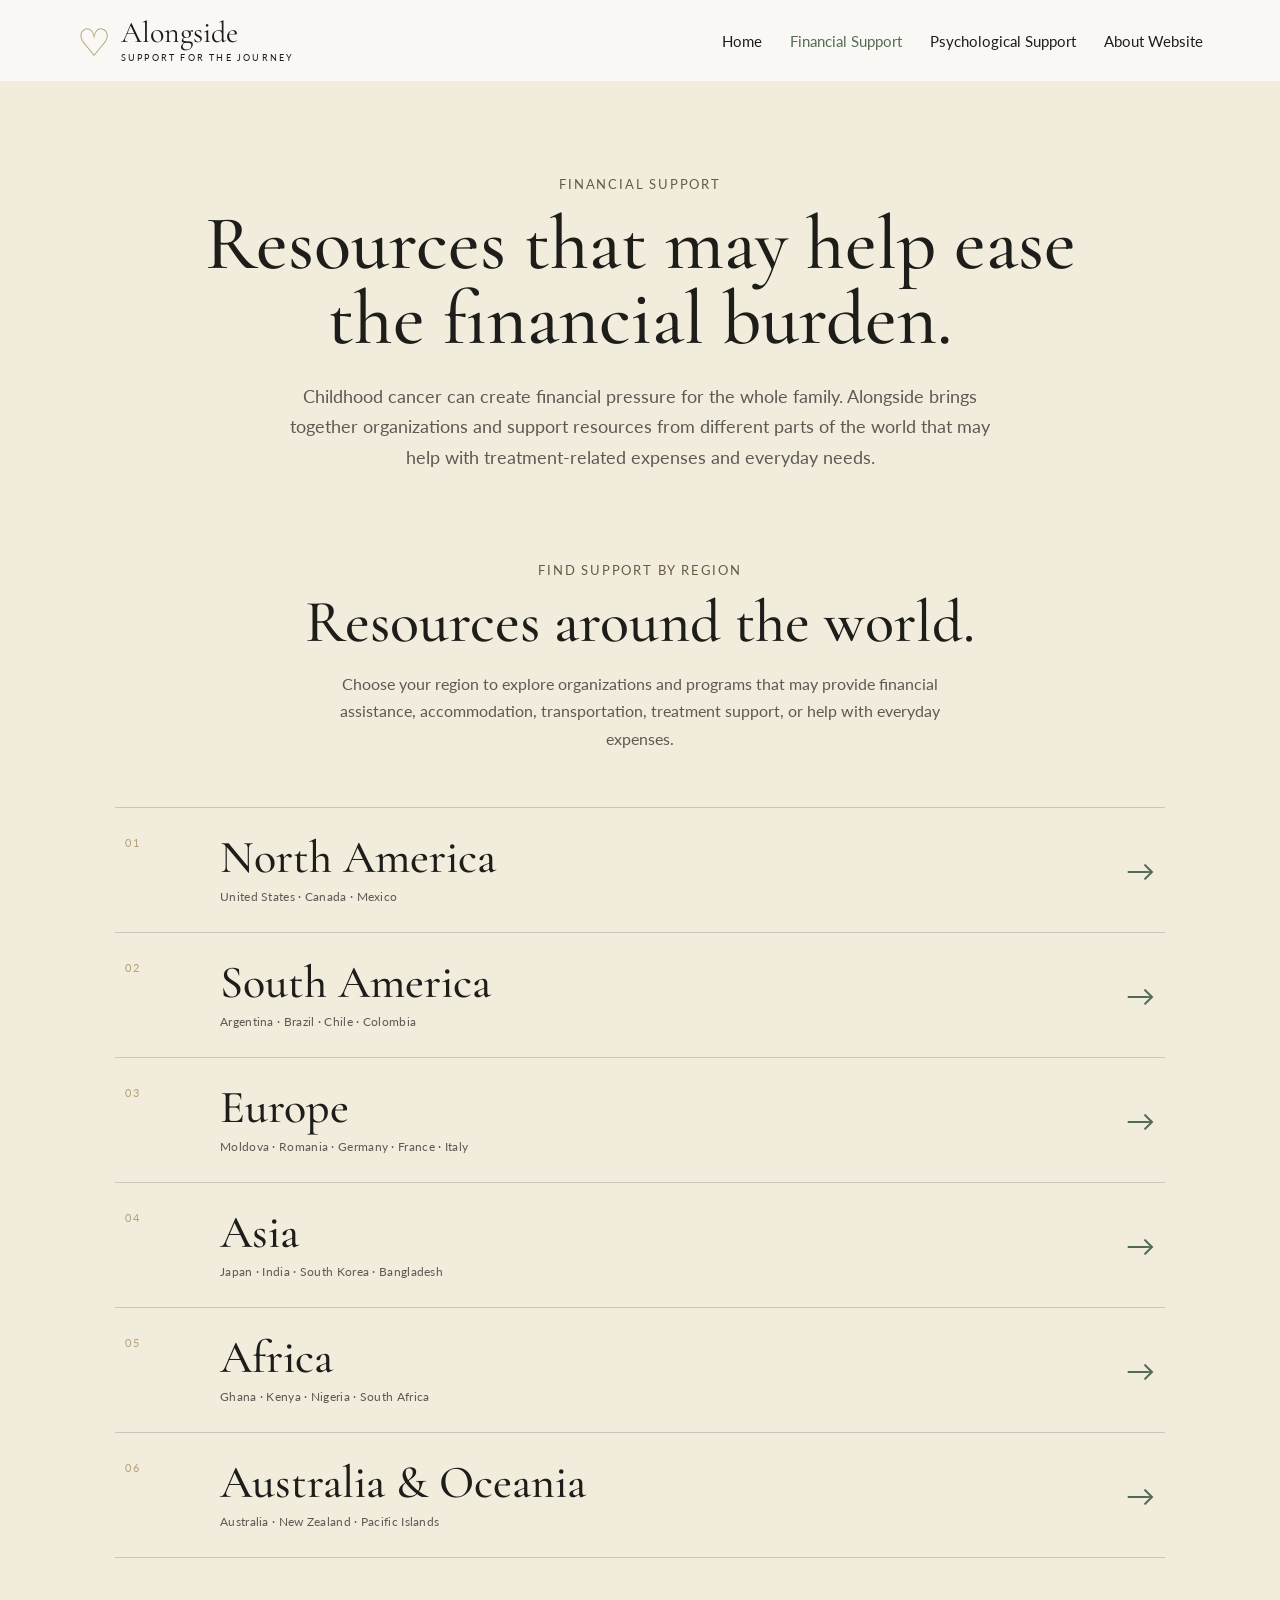
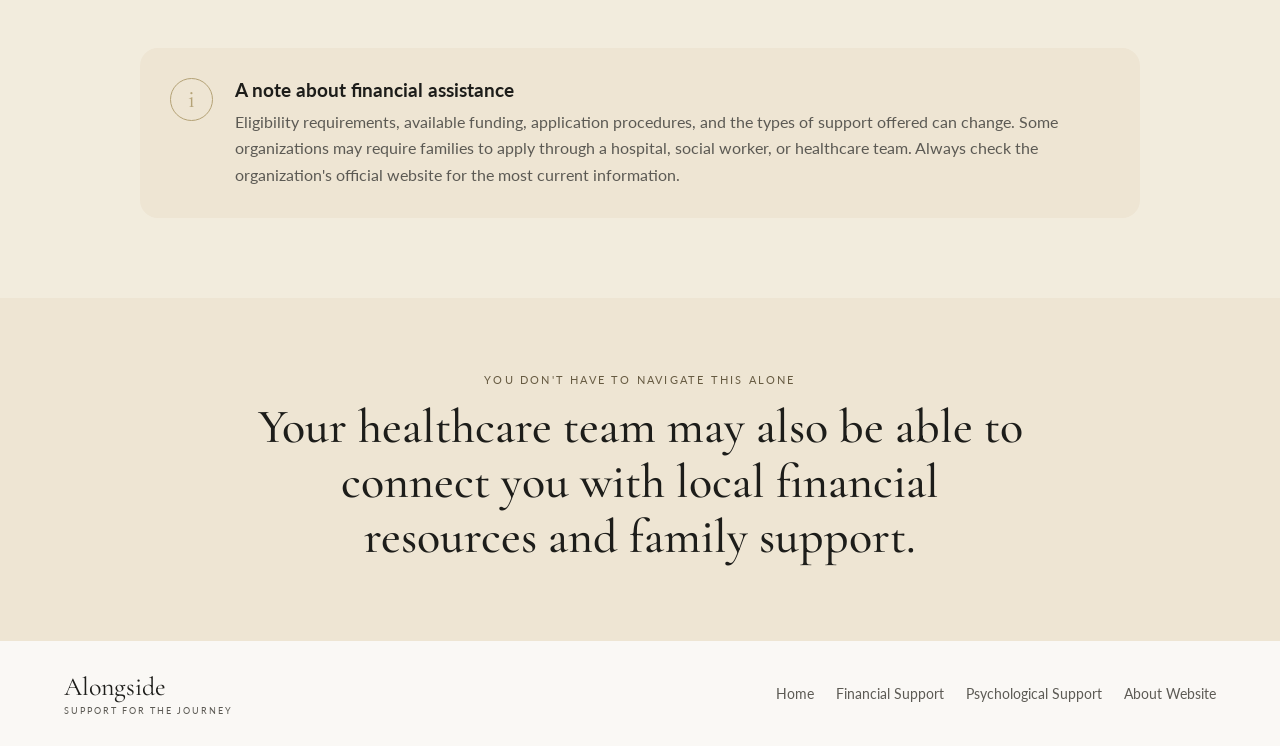
<file: financial-support.html>
<!DOCTYPE html>
<html lang="en">
<head>
  <meta charset="UTF-8">
  <meta name="viewport" content="width=device-width, initial-scale=1.0">

  <title>Financial Support | Alongside</title>

  <link rel="preconnect" href="https://fonts.googleapis.com">
  <link rel="preconnect" href="https://fonts.gstatic.com" crossorigin>

  <link href="https://fonts.googleapis.com/css2?family=Cormorant+Garamond:wght@400;500;600&family=Lato:wght@400;500;700&display=swap" rel="stylesheet">

  <style>
    :root {
      --cream: #F2ECDD;
      --light: #FAF8F5;
      --green: #536B52;
      --gold: #B4A276;
      --text: #1D1D1A;
      --muted: #5C5A54;
      --quote: #EEE5D3;
    }

    * {
      box-sizing: border-box;
    }

    html {
      scroll-behavior: smooth;
    }

    body {
      margin: 0;
      color: var(--text);
      background: var(--cream);
      font-family: "Lato", Arial, sans-serif;
    }

    a {
      color: inherit;
    }


    /* ================================
       HEADER
    ================================= */

    .site-header {
      display: flex;
      align-items: center;
      justify-content: space-between;
      gap: 30px;

      padding: 18px 6%;

      background: var(--light);
    }

    .brand {
      display: flex;
      align-items: center;
      gap: 10px;

      text-decoration: none;
    }

    .brand-heart {
      color: var(--gold);
      font-size: 38px;
      line-height: 1;
    }

    .brand-name {
      display: block;

      font-family: "Cormorant Garamond", serif;
      font-size: 30px;
      line-height: 1;
    }

    .brand-tagline {
      display: block;

      margin-top: 4px;

      font-size: 9px;
      letter-spacing: 2.2px;
    }

    .nav {
      display: flex;
      flex-wrap: wrap;
      gap: 28px;
    }

    .nav a {
      text-decoration: none;
      font-size: 15px;
      transition: color .2s ease;
    }

    .nav a:hover,
    .nav a.active {
      color: var(--green);
    }


    /* ================================
       HERO
    ================================= */

    .financial-hero {
      padding: 95px 7% 70px;

      text-align: center;
    }

    .eyebrow {
      margin: 0 0 14px;

      color: #675b42;

      font-size: 13px;
      letter-spacing: 1.8px;
    }

    .financial-hero h1 {
      max-width: 900px;

      margin: 0 auto 24px;

      font-family: "Cormorant Garamond", serif;
      font-size: clamp(48px, 6vw, 78px);
      font-weight: 500;
      line-height: .98;
    }

    .financial-intro {
      max-width: 720px;

      margin: 0 auto;

      color: var(--muted);

      font-size: 18px;
      line-height: 1.7;
    }


    /* ================================
       REGION SECTION
    ================================= */

    .regions-section {
      padding: 20px 6% 90px;
    }

    .regions-heading {
      max-width: 760px;

      margin: 0 auto 55px;

      text-align: center;
    }

    .regions-heading h2 {
      margin: 0 0 18px;

      font-family: "Cormorant Garamond", serif;
      font-size: clamp(40px, 5vw, 60px);
      font-weight: 500;
      line-height: 1;
    }

    .regions-heading p:last-child {
      max-width: 650px;

      margin: 0 auto;

      color: var(--muted);

      font-size: 16px;
      line-height: 1.7;
    }


    /* ================================
       REGIONS LIST
    ================================= */

    .regions-list {
      max-width: 1050px;

      margin: 0 auto;

      border-top: 1px solid rgba(83, 107, 82, .28);
    }

    .region-link {
      display: grid;
      grid-template-columns: 70px 1fr 50px;
      align-items: center;
      gap: 25px;

      min-height: 125px;

      padding: 18px 10px;

      border-bottom: 1px solid rgba(83, 107, 82, .28);

      text-decoration: none;

      transition:
        background .25s ease,
        padding .25s ease;
    }

    .region-link:hover {
      padding-left: 25px;
      padding-right: 25px;

      background: rgba(250, 248, 245, .65);
    }

    .region-number {
      align-self: start;

      padding-top: 10px;

      color: var(--gold);

      font-size: 11px;
      letter-spacing: 2px;
    }

    .region-info {
      display: flex;
      flex-direction: column;
      gap: 8px;
    }

    .region-name {
      font-family: "Cormorant Garamond", serif;

      font-size: clamp(31px, 4vw, 46px);
      font-weight: 500;
      line-height: 1;

      transition: color .25s ease;
    }

    .region-description {
      color: var(--muted);

      font-size: 12px;
      line-height: 1.5;
      letter-spacing: .3px;
    }

    .region-arrow {
      color: var(--green);

      font-size: 29px;
      font-weight: 400;

      text-align: right;

      transition: transform .25s ease;
    }

    .region-link:hover .region-name {
      color: var(--green);
    }

    .region-link:hover .region-arrow {
      transform: translateX(7px);
    }


    /* ================================
       INFORMATION NOTE
    ================================= */

    .financial-note {
      display: flex;
      align-items: flex-start;
      gap: 22px;

      max-width: 1000px;

      margin: 0 auto 80px;
      padding: 30px;

      background: var(--quote);

      border-radius: 18px;
    }

    .note-icon {
      flex-shrink: 0;

      width: 43px;
      height: 43px;

      display: grid;
      place-items: center;

      border: 1px solid var(--gold);
      border-radius: 50%;

      color: var(--gold);

      font-family: "Cormorant Garamond", serif;
      font-size: 25px;
    }

    .note-content h2 {
      margin: 0 0 8px;

      font-size: 19px;
      font-weight: 700;
    }

    .note-content p {
      margin: 0;

      color: var(--muted);

      line-height: 1.65;
    }


    /* ================================
       CLOSING
    ================================= */

    .financial-closing {
      padding: 75px 7%;

      background: var(--quote);

      text-align: center;
    }

    .closing-eyebrow {
      margin: 0 0 14px;

      color: #675b42;

      font-size: 11px;
      letter-spacing: 2.2px;
    }

    .financial-closing h2 {
      max-width: 780px;

      margin: 0 auto;

      font-family: "Cormorant Garamond", serif;
      font-size: clamp(34px, 4vw, 48px);
      font-weight: 500;
      line-height: 1.15;
    }


    /* ================================
       FOOTER
    ================================= */

    footer {
      display: flex;
      justify-content: space-between;
      align-items: center;
      gap: 30px;

      padding: 30px 5%;

      background: var(--light);
    }

    .footer-brand {
      font-family: "Cormorant Garamond", serif;
      font-size: 26px;
    }

    .footer-tagline {
      display: block;

      margin-top: 3px;

      color: var(--muted);

      font-size: 9px;
      letter-spacing: 2px;
    }

    .footer-links {
      display: flex;
      flex-wrap: wrap;
      gap: 22px;
      align-items: center;
    }

    .footer-links a {
      color: var(--muted);

      text-decoration: none;

      font-size: 14px;

      transition: color .2s ease;
    }

    .footer-links a:hover {
      color: var(--green);
    }


    /* ================================
       TABLET
    ================================= */

    @media (max-width: 850px) {

      .site-header {
        align-items: flex-start;
        flex-direction: column;
      }

      .nav {
        gap: 14px 20px;
      }

      .region-link {
        grid-template-columns: 55px 1fr 40px;
        gap: 18px;
      }

      footer {
        align-items: flex-start;
        flex-direction: column;
      }
    }


    /* ================================
       MOBILE
    ================================= */

    @media (max-width: 600px) {

      .site-header {
        padding: 16px 5%;
      }

      .brand-name {
        font-size: 26px;
      }

      .brand-tagline {
        font-size: 8px;
      }

      .nav {
        display: grid;
        grid-template-columns: 1fr 1fr;

        width: 100%;
      }


      /* HERO */

      .financial-hero {
        padding: 60px 6% 45px;
      }

      .financial-hero h1 {
        font-size: 45px;
      }

      .financial-intro {
        font-size: 16px;
      }


      /* REGIONS */

      .regions-section {
        padding: 15px 6% 60px;
      }

      .regions-heading {
        margin-bottom: 35px;
      }

      .regions-heading h2 {
        font-size: 43px;
      }

      .regions-heading p:last-child {
        font-size: 15px;
      }

      .region-link {
        grid-template-columns: 35px 1fr 25px;

        gap: 10px;

        min-height: 105px;

        padding: 15px 3px;
      }

      .region-link:hover {
        padding-left: 8px;
        padding-right: 8px;
      }

      .region-number {
        padding-top: 7px;

        font-size: 9px;
      }

      .region-name {
        font-size: 30px;
      }

      .region-description {
        font-size: 10px;
      }

      .region-arrow {
        font-size: 22px;
      }


      /* NOTE */

      .financial-note {
        margin: 0 6% 55px;

        padding: 23px;

        gap: 15px;
      }

      .note-icon {
        width: 38px;
        height: 38px;

        font-size: 22px;
      }

      .note-content h2 {
        font-size: 17px;
      }

      .note-content p {
        font-size: 14px;
      }


      /* CLOSING */

      .financial-closing {
        padding: 55px 7%;
      }

      .financial-closing h2 {
        font-size: 32px;
      }


      /* FOOTER */

      .footer-links {
        gap: 14px 20px;
      }
    }
  </style>
</head>


<body>


  <!-- ================================
       HEADER
  ================================= -->

  <header class="site-header">

    <a href="index.html" class="brand">

      <span class="brand-heart">♡</span>

      <span>
        <span class="brand-name">Alongside</span>
        <span class="brand-tagline">SUPPORT FOR THE JOURNEY</span>
      </span>

    </a>


    <nav class="nav">

      <a href="index.html">Home</a>

      <a href="financial-support.html" class="active">
        Financial Support
      </a>

      <a href="psychological-support.html">
        Psychological Support
      </a>

      <a href="about.html">
        About Website
      </a>

    </nav>

  </header>



  <!-- ================================
       HERO
  ================================= -->

  <main>

    <section class="financial-hero">

      <p class="eyebrow">
        FINANCIAL SUPPORT
      </p>

      <h1>
        Resources that may help ease the financial burden.
      </h1>

      <p class="financial-intro">
        Childhood cancer can create financial pressure for the whole family.
        Alongside brings together organizations and support resources from
        different parts of the world that may help with treatment-related
        expenses and everyday needs.
      </p>

    </section>



    <!-- ================================
         REGIONS
    ================================= -->

    <section class="regions-section">

      <div class="regions-heading">

        <p class="eyebrow">
          FIND SUPPORT BY REGION
        </p>

        <h2>
          Resources around the world.
        </h2>

        <p>
          Choose your region to explore organizations and programs
          that may provide financial assistance, accommodation,
          transportation, treatment support, or help with everyday expenses.
        </p>

      </div>



      <div class="regions-list">


        <!-- NORTH AMERICA -->

        <a href="north-america.html" class="region-link">

          <span class="region-number">
            01
          </span>

          <span class="region-info">

            <span class="region-name">
              North America
            </span>

            <span class="region-description">
              United States · Canada · Mexico
            </span>

          </span>

          <span class="region-arrow">
            →
          </span>

        </a>



        <!-- SOUTH AMERICA -->

        <a href="south-america.html" class="region-link">

          <span class="region-number">
            02
          </span>

          <span class="region-info">

            <span class="region-name">
              South America
            </span>

            <span class="region-description">
              Argentina · Brazil · Chile · Colombia
            </span>

          </span>

          <span class="region-arrow">
            →
          </span>

        </a>



        <!-- EUROPE -->

        <a href="europe.html" class="region-link">

          <span class="region-number">
            03
          </span>

          <span class="region-info">

            <span class="region-name">
              Europe
            </span>

            <span class="region-description">
              Moldova · Romania · Germany · France · Italy
            </span>

          </span>

          <span class="region-arrow">
            →
          </span>

        </a>



        <!-- ASIA -->

        <a href="asia.html" class="region-link">

          <span class="region-number">
            04
          </span>

          <span class="region-info">

            <span class="region-name">
              Asia
            </span>

            <span class="region-description">
              Japan · India · South Korea · Bangladesh
            </span>

          </span>

          <span class="region-arrow">
            →
          </span>

        </a>



        <!-- AFRICA -->

        <a href="africa.html" class="region-link">

          <span class="region-number">
            05
          </span>

          <span class="region-info">

            <span class="region-name">
              Africa
            </span>

            <span class="region-description">
              Ghana · Kenya · Nigeria · South Africa
            </span>

          </span>

          <span class="region-arrow">
            →
          </span>

        </a>



        <!-- AUSTRALIA & OCEANIA -->

        <a href="oceania.html" class="region-link">

          <span class="region-number">
            06
          </span>

          <span class="region-info">

            <span class="region-name">
              Australia &amp; Oceania
            </span>

            <span class="region-description">
              Australia · New Zealand · Pacific Islands
            </span>

          </span>

          <span class="region-arrow">
            →
          </span>

        </a>

      </div>

    </section>



    <!-- ================================
         INFORMATION NOTE
    ================================= -->

    <section class="financial-note">

      <div class="note-icon">
        i
      </div>

      <div class="note-content">

        <h2>
          A note about financial assistance
        </h2>

        <p>
          Eligibility requirements, available funding, application procedures,
          and the types of support offered can change. Some organizations may
          require families to apply through a hospital, social worker, or
          healthcare team. Always check the organization's official website
          for the most current information.
        </p>

      </div>

    </section>



    <!-- ================================
         CLOSING
    ================================= -->

    <section class="financial-closing">

      <p class="closing-eyebrow">
        YOU DON'T HAVE TO NAVIGATE THIS ALONE
      </p>

      <h2>
        Your healthcare team may also be able to connect you with
        local financial resources and family support.
      </h2>

    </section>

  </main>



  <!-- ================================
       FOOTER
  ================================= -->

  <footer>

    <div>

      <div class="footer-brand">
        Alongside
      </div>

      <span class="footer-tagline">
        SUPPORT FOR THE JOURNEY
      </span>

    </div>


    <div class="footer-links">

      <a href="index.html">
        Home
      </a>

      <a href="financial.html">
        Financial Support
      </a>

      <a href="psychological.html">
        Psychological Support
      </a>

      <a href="about.html">
        About Website
      </a>

    </div>

  </footer>


</body>
</html>
</file>
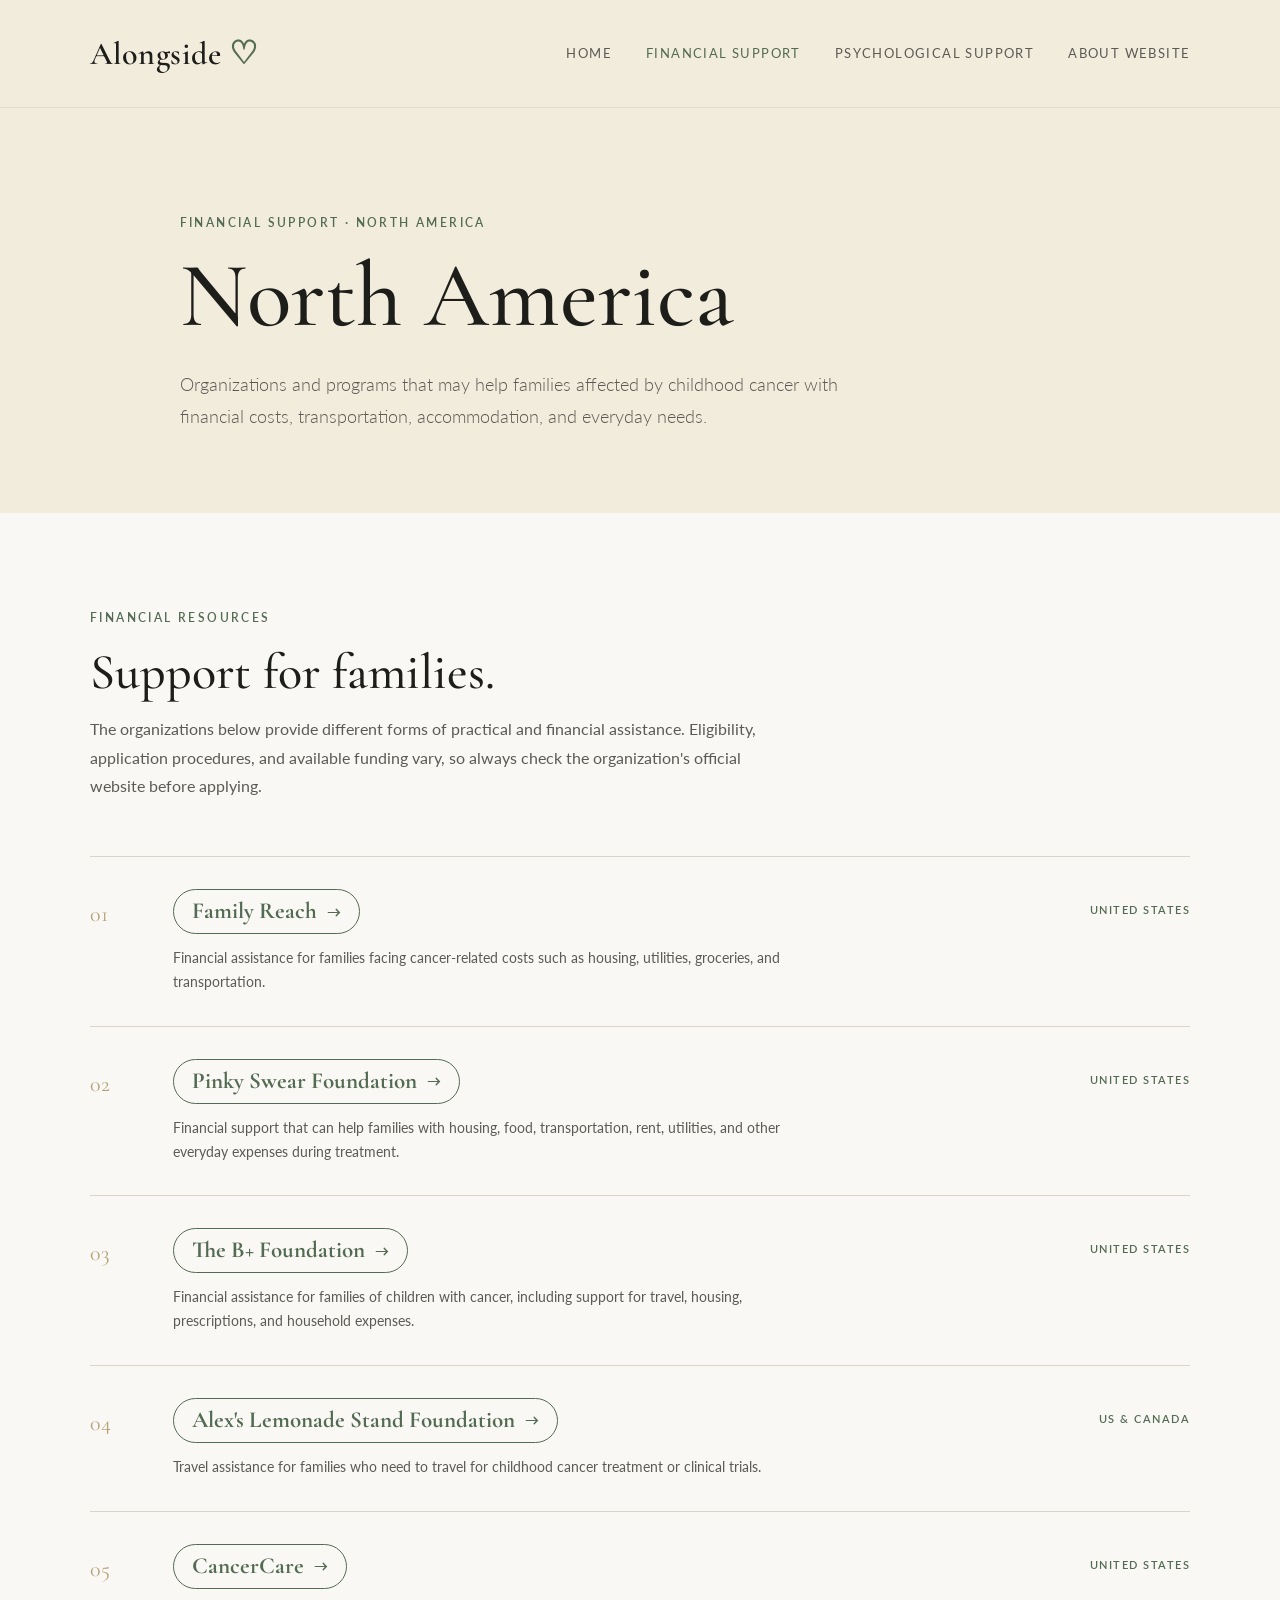
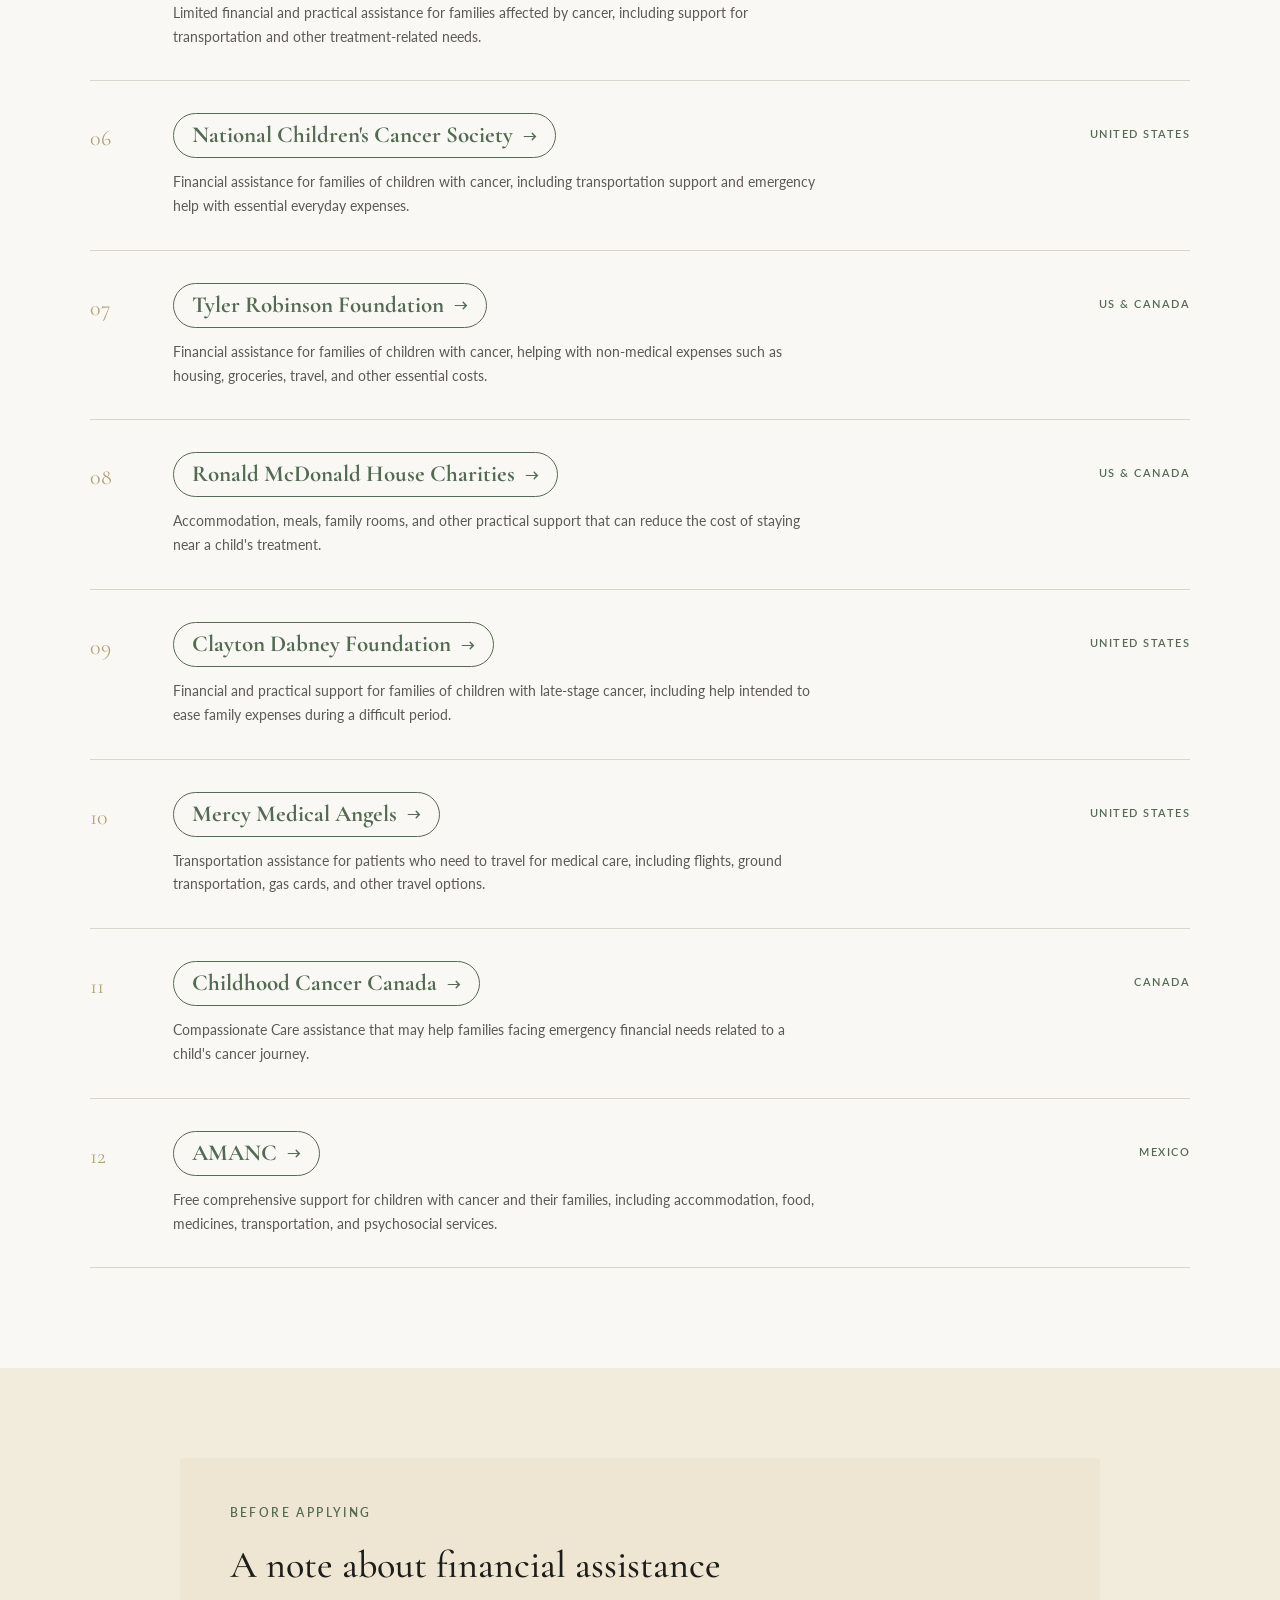
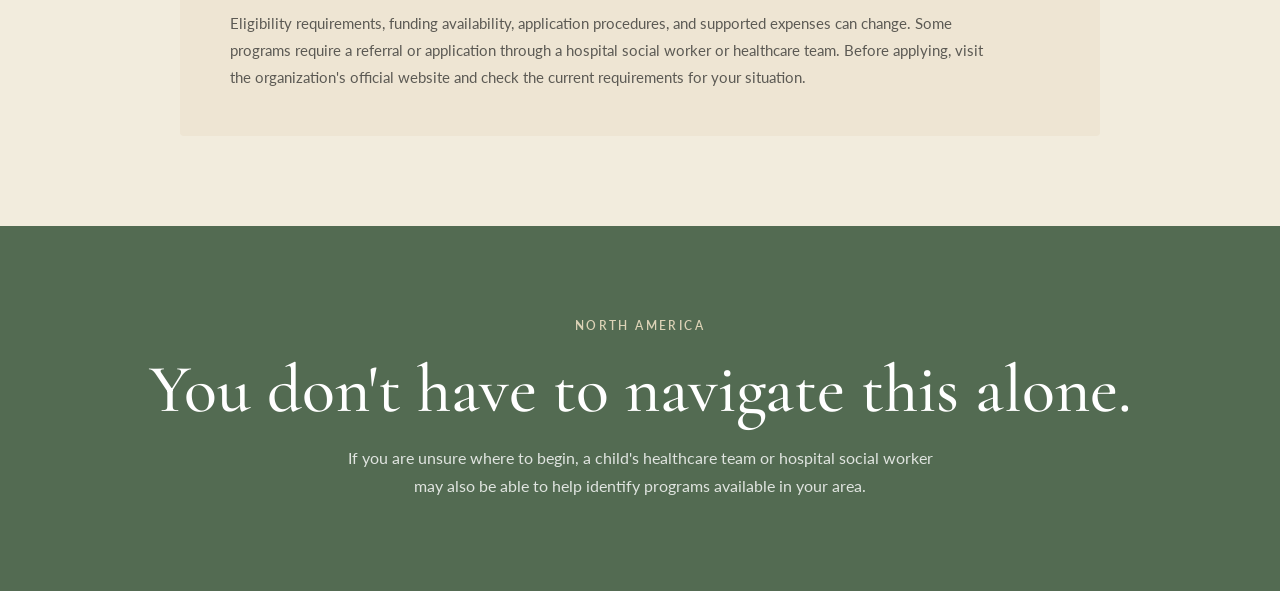
<file: north-america.html>
<!DOCTYPE html>

<html lang="en">

<head>

  <meta charset="UTF-8">

  <meta name="viewport" content="width=device-width, initial-scale=1.0">

  <title>North America · Alongside</title>

  <link rel="preconnect" href="https://fonts.googleapis.com">

  <link rel="preconnect" href="https://fonts.gstatic.com" crossorigin>

  <link href="https://fonts.googleapis.com/css2?family=Cormorant+Garamond:wght@400;500;600;700&family=Lato:wght@300;400;500;600;700&display=swap" rel="stylesheet">

  <style>

    :root {

      --cream: #F2ECDD;

      --light: #FAF8F5;

      --green: #536B52;

      --gold: #B4A276;

      --text: #1D1D1A;

      --muted: #5C5A54;

      --quote: #EEE5D3;

      --border: #DCD5C7;

    }

    * {

      box-sizing: border-box;

      margin: 0;

      padding: 0;

    }

    body {

      background: var(--cream);

      color: var(--text);

      font-family: "Lato", sans-serif;

      line-height: 1.6;

    }

    a {

      color: inherit;

      text-decoration: none;

    }

    /* HEADER */

    .site-header {

      width: 100%;

      padding: 28px 7%;

      display: flex;

      justify-content: space-between;

      align-items: center;

      border-bottom: 1px solid rgba(29, 29, 26, 0.08);

    }

    .logo {

      font-family: "Cormorant Garamond", serif;

      font-size: 32px;

      font-weight: 600;

      letter-spacing: 0.5px;

    }

    .logo span {

      color: var(--green);

    }

    .nav {

      display: flex;

      gap: 34px;

      align-items: center;

    }

    .nav a {

      font-size: 13px;

      text-transform: uppercase;

      letter-spacing: 1.4px;

      color: var(--muted);

      transition: 0.2s ease;

    }

    .nav a:hover,

    .nav a.active {

      color: var(--green);

    }

    /* HERO */

    .hero {

      max-width: 1100px;

      margin: 0 auto;

      padding: 105px 7% 80px;

    }

    .eyebrow {

      font-size: 12px;

      text-transform: uppercase;

      letter-spacing: 2.4px;

      color: var(--green);

      font-weight: 600;

      margin-bottom: 20px;

    }

    .hero h1 {

      font-family: "Cormorant Garamond", serif;

      font-size: clamp(58px, 8vw, 92px);

      line-height: 0.95;

      font-weight: 500;

      margin-bottom: 28px;

    }

    .hero p {

      max-width: 700px;

      font-size: 18px;

      line-height: 1.8;

      color: var(--muted);

      font-weight: 300;

    }

    /* RESOURCES */

    .resources-section {

      background: var(--light);

      padding: 95px 7% 100px;

    }

    .resources-inner {

      max-width: 1100px;

      margin: 0 auto;

    }

    .section-heading {

      margin-bottom: 55px;

    }

    .section-heading h2 {

      font-family: "Cormorant Garamond", serif;

      font-size: 50px;

      line-height: 1;

      font-weight: 500;

      margin-bottom: 18px;

    }

    .section-heading p {

      max-width: 690px;

      color: var(--muted);

      font-size: 16px;

      line-height: 1.8;

    }

    .resource-list {

      border-top: 1px solid var(--border);

    }

    .resource {

      display: grid;

      grid-template-columns: 55px 1fr 150px;

      gap: 28px;

      align-items: start;

      padding: 32px 0;

      border-bottom: 1px solid var(--border);

    }

    .resource-number {

      font-family: "Cormorant Garamond", serif;

      font-size: 22px;

      color: var(--gold);

      padding-top: 8px;

    }

    .resource-info h3 {

      margin-bottom: 12px;

    }

    .resource-button {

      display: inline-flex;

      align-items: center;

      gap: 10px;

      padding: 10px 18px;

      border: 1px solid var(--green);

      border-radius: 30px;

      color: var(--green);

      font-family: "Cormorant Garamond", serif;

      font-size: 23px;

      line-height: 1;

      transition: all 0.2s ease;

    }

    .resource-button span {

      font-family: "Lato", sans-serif;

      font-size: 14px;

    }

    .resource-button:hover {

      background: var(--green);

      color: white;

    }

    .resource-info p {

      color: var(--muted);

      font-size: 14px;

      line-height: 1.7;

      max-width: 650px;

    }

    .location {

      justify-self: end;

      padding-top: 12px;

      font-size: 11px;

      text-transform: uppercase;

      letter-spacing: 1.5px;

      color: var(--green);

      font-weight: 600;

      text-align: right;

    }

    /* NOTE */

    .note-section {

      max-width: 1100px;

      margin: 0 auto;

      padding: 90px 7%;

    }

    .note {

      background: var(--quote);

      padding: 45px 50px;

      border-radius: 4px;

    }

    .note .eyebrow {

      margin-bottom: 12px;

    }

    .note h2 {

      font-family: "Cormorant Garamond", serif;

      font-size: 38px;

      font-weight: 500;

      margin-bottom: 15px;

    }

    .note p {

      color: var(--muted);

      max-width: 760px;

      line-height: 1.8;

      font-size: 15px;

    }

    /* CLOSING */

    .closing {

      background: var(--green);

      color: white;

      text-align: center;

      padding: 90px 7%;

    }

    .closing .eyebrow {

      color: #DCD2B6;

    }

    .closing h2 {

      font-family: "Cormorant Garamond", serif;

      font-size: clamp(42px, 6vw, 68px);

      line-height: 1;

      font-weight: 500;

      margin-bottom: 20px;

    }

    .closing p {

      max-width: 600px;

      margin: 0 auto;

      color: rgba(255,255,255,0.82);

      line-height: 1.8;

      font-size: 16px;

    }

    /* FOOTER */

    footer {

      background: var(--green);

      border-top: 1px solid rgba(255,255,255,0.15);

      padding: 25px 7%;

      display: flex;

      justify-content: space-between;

      align-items: center;

      color: rgba(255,255,255,0.65);

      font-size: 12px;

    }

    footer .footer-logo {

      font-family: "Cormorant Garamond", serif;

      font-size: 23px;

      color: white;

    }

    /* MOBILE */

    @media (max-width: 850px) {

      .site-header {

        padding: 24px 6%;

        flex-direction: column;

        gap: 20px;

      }

      .nav {

        gap: 18px;

        flex-wrap: wrap;

        justify-content: center;

      }

      .nav a {

        font-size: 10px;

        letter-spacing: 1px;

      }

      .hero {

        padding: 75px 6% 65px;

      }

      .resources-section {

        padding: 70px 6%;

      }

      .resource {

        grid-template-columns: 40px 1fr;

        gap: 10px 20px;

        padding: 30px 0;

      }

      .resource-number {

        grid-row: span 2;

      }

      .location {

        grid-column: 2;

        justify-self: start;

        text-align: left;

        padding-top: 4px;

      }

      .note-section {

        padding: 65px 6%;

      }

      .note {

        padding: 35px 28px;

      }

      footer {

        flex-direction: column;

        gap: 10px;

        text-align: center;

      }

    }

    @media (max-width: 500px) {

      .logo {

        font-size: 29px;

      }

      .hero h1 {

        font-size: 62px;

      }

      .hero p {

        font-size: 16px;

      }

      .section-heading h2 {

        font-size: 42px;

      }

      .resource-button {

        font-size: 21px;

      }

      .resource-info p {

        font-size: 13px;

      }

    }

  </style>

</head>

<body>

  <!-- HEADER -->

  <header class="site-header">

    <a href="index.html" class="logo">

      Alongside <span>♡</span>

    </a>

    <nav class="nav">

      <a href="index.html">Home</a>

      <a href="financial-support.html" class="active">Financial Support</a>

      <a href="psychological-support.html">Psychological Support</a>

      <a href="about.html">About Website</a>

    </nav>

  </header>

  <main>

    <!-- HERO -->

    <section class="hero">

      <div class="eyebrow">

        FINANCIAL SUPPORT · NORTH AMERICA

      </div>

      <h1>North America</h1>

      <p>

        Organizations and programs that may help families affected by

        childhood cancer with financial costs, transportation,

        accommodation, and everyday needs.

      </p>

    </section>

    <!-- RESOURCES -->

    <section class="resources-section">

      <div class="resources-inner">

        <div class="section-heading">

          <div class="eyebrow">

            FINANCIAL RESOURCES

          </div>

          <h2>

            Support for families.

          </h2>

          <p>

            The organizations below provide different forms of practical

            and financial assistance. Eligibility, application procedures,

            and available funding vary, so always check the organization's

            official website before applying.

          </p>

        </div>

        <div class="resource-list">

          <!-- 01 -->

          <article class="resource">

            <div class="resource-number">01</div>

            <div class="resource-info">

              <h3>

                <a

                  href="https://familyreach.org/get-help/financial-assistance/"

                  target="_blank"

                  rel="noopener noreferrer"

                  class="resource-button"

                >

                  Family Reach <span>→</span>

                </a>

              </h3>

              <p>

                Financial assistance for families facing cancer-related

                costs such as housing, utilities, groceries, and

                transportation.

              </p>

            </div>

            <div class="location">

              United States

            </div>

          </article>

          <!-- 02 -->

          <article class="resource">

            <div class="resource-number">02</div>

            <div class="resource-info">

              <h3>

                <a

                  href="https://pinkyswear.org/childhood-cancer-financial-assistance"

                  target="_blank"

                  rel="noopener noreferrer"

                  class="resource-button"

                >

                  Pinky Swear Foundation <span>→</span>

                </a>

              </h3>

              <p>

                Financial support that can help families with housing,

                food, transportation, rent, utilities, and other

                everyday expenses during treatment.

              </p>

            </div>

            <div class="location">

              United States

            </div>

          </article>

          <!-- 03 -->

          <article class="resource">

            <div class="resource-number">03</div>

            <div class="resource-info">

              <h3>

                <a

                  href="https://www.bepositive.org/need-help"

                  target="_blank"

                  rel="noopener noreferrer"

                  class="resource-button"

                >

                  The B+ Foundation <span>→</span>

                </a>

              </h3>

              <p>

                Financial assistance for families of children with cancer,

                including support for travel, housing, prescriptions,

                and household expenses.

              </p>

            </div>

            <div class="location">

              United States

            </div>

          </article>

          <!-- 04 -->

          <article class="resource">

            <div class="resource-number">04</div>

            <div class="resource-info">

              <h3>

                <a

                  href="https://www.alexslemonade.org/childhood-cancer/for-families/travel-for-care"

                  target="_blank"

                  rel="noopener noreferrer"

                  class="resource-button"

                >

                  Alex's Lemonade Stand Foundation <span>→</span>

                </a>

              </h3>

              <p>

                Travel assistance for families who need to travel for

                childhood cancer treatment or clinical trials.

              </p>

            </div>

            <div class="location">

              US & Canada

            </div>

          </article>

          <!-- 05 -->

          <article class="resource">

            <div class="resource-number">05</div>

            <div class="resource-info">

              <h3>

                <a

                  href="https://www.cancercare.org/financial"

                  target="_blank"

                  rel="noopener noreferrer"

                  class="resource-button"

                >

                  CancerCare <span>→</span>

                </a>

              </h3>

              <p>

                Limited financial and practical assistance for families

                affected by cancer, including support for transportation

                and other treatment-related needs.

              </p>

            </div>

            <div class="location">

              United States

            </div>

          </article>

          <!-- 06 -->

          <article class="resource">

            <div class="resource-number">06</div>

            <div class="resource-info">

              <h3>

                <a

                  href="https://thenccs.org/"

                  target="_blank"

                  rel="noopener noreferrer"

                  class="resource-button"

                >

                  National Children's Cancer Society <span>→</span>

                </a>

              </h3>

              <p>

                Financial assistance for families of children with cancer,

                including transportation support and emergency help with

                essential everyday expenses.

              </p>

            </div>

            <div class="location">

              United States

            </div>

          </article>

          <!-- 07 -->

          <article class="resource">

            <div class="resource-number">07</div>

            <div class="resource-info">

              <h3>

                <a

                  href="https://www.trf.org/get-support"

                  target="_blank"

                  rel="noopener noreferrer"

                  class="resource-button"

                >

                  Tyler Robinson Foundation <span>→</span>

                </a>

              </h3>

              <p>

                Financial assistance for families of children with cancer,

                helping with non-medical expenses such as housing,

                groceries, travel, and other essential costs.

              </p>

            </div>

            <div class="location">

              US & Canada

            </div>

          </article>

          <!-- 08 -->

          <article class="resource">

            <div class="resource-number">08</div>

            <div class="resource-info">

              <h3>

                <a

                  href="https://rmhc.org/our-core-programs"

                  target="_blank"

                  rel="noopener noreferrer"

                  class="resource-button"

                >

                  Ronald McDonald House Charities <span>→</span>

                </a>

              </h3>

              <p>

                Accommodation, meals, family rooms, and other practical

                support that can reduce the cost of staying near a

                child's treatment.

              </p>

            </div>

            <div class="location">

              US & Canada

            </div>

          </article>

          <!-- 09 -->

          <article class="resource">

            <div class="resource-number">09</div>

            <div class="resource-info">

              <h3>

                <a

                  href="https://www.claytondabney.org/"

                  target="_blank"

                  rel="noopener noreferrer"

                  class="resource-button"

                >

                  Clayton Dabney Foundation <span>→</span>

                </a>

              </h3>

              <p>

                Financial and practical support for families of children

                with late-stage cancer, including help intended to ease

                family expenses during a difficult period.

              </p>

            </div>

            <div class="location">

              United States

            </div>

          </article>

          <!-- 10 -->

          <article class="resource">

            <div class="resource-number">10</div>

            <div class="resource-info">

              <h3>

                <a

                  href="https://www.mercymedical.org/patients"

                  target="_blank"

                  rel="noopener noreferrer"

                  class="resource-button"

                >

                  Mercy Medical Angels <span>→</span>

                </a>

              </h3>

              <p>

                Transportation assistance for patients who need to travel

                for medical care, including flights, ground transportation,

                gas cards, and other travel options.

              </p>

            </div>

            <div class="location">

              United States

            </div>

          </article>

          <!-- 11 -->

          <article class="resource">

            <div class="resource-number">11</div>

            <div class="resource-info">

              <h3>

                <a

                  href="https://www.childhoodcancer.ca/apply-for-support/"

                  target="_blank"

                  rel="noopener noreferrer"

                  class="resource-button"

                >

                  Childhood Cancer Canada <span>→</span>

                </a>

              </h3>

              <p>

                Compassionate Care assistance that may help families

                facing emergency financial needs related to a child's

                cancer journey.

              </p>

            </div>

            <div class="location">

              Canada

            </div>

          </article>

          <!-- 12 -->

          <article class="resource">

            <div class="resource-number">12</div>

            <div class="resource-info">

              <h3>

                <a

                  href="https://www.amanc.org/apoyo/"

                  target="_blank"

                  rel="noopener noreferrer"

                  class="resource-button"

                >

                  AMANC <span>→</span>

                </a>

              </h3>

              <p>

                Free comprehensive support for children with cancer and

                their families, including accommodation, food, medicines,

                transportation, and psychosocial services.

              </p>

            </div>

            <div class="location">

              Mexico

            </div>

          </article>

        </div>

      </div>

    </section>

    <!-- NOTE -->

    <section class="note-section">

      <div class="note">

        <div class="eyebrow">

          BEFORE APPLYING

        </div>

        <h2>

          A note about financial assistance

        </h2>

        <p>

          Eligibility requirements, funding availability, application

          procedures, and supported expenses can change. Some programs

          require a referral or application through a hospital social

          worker or healthcare team. Before applying, visit the

          organization's official website and check the current

          requirements for your situation.

        </p>

      </div>

    </section>

    <!-- CLOSING -->

    <section class="closing">

      <div class="eyebrow">

        NORTH AMERICA

      </div>

      <h2>

        You don't have to navigate this alone.

      </h2>

      <p>

        If you are unsure where to begin, a child's healthcare team or

        hospital social worker may also be able to help identify

        programs available in your area.

      </p
</file>
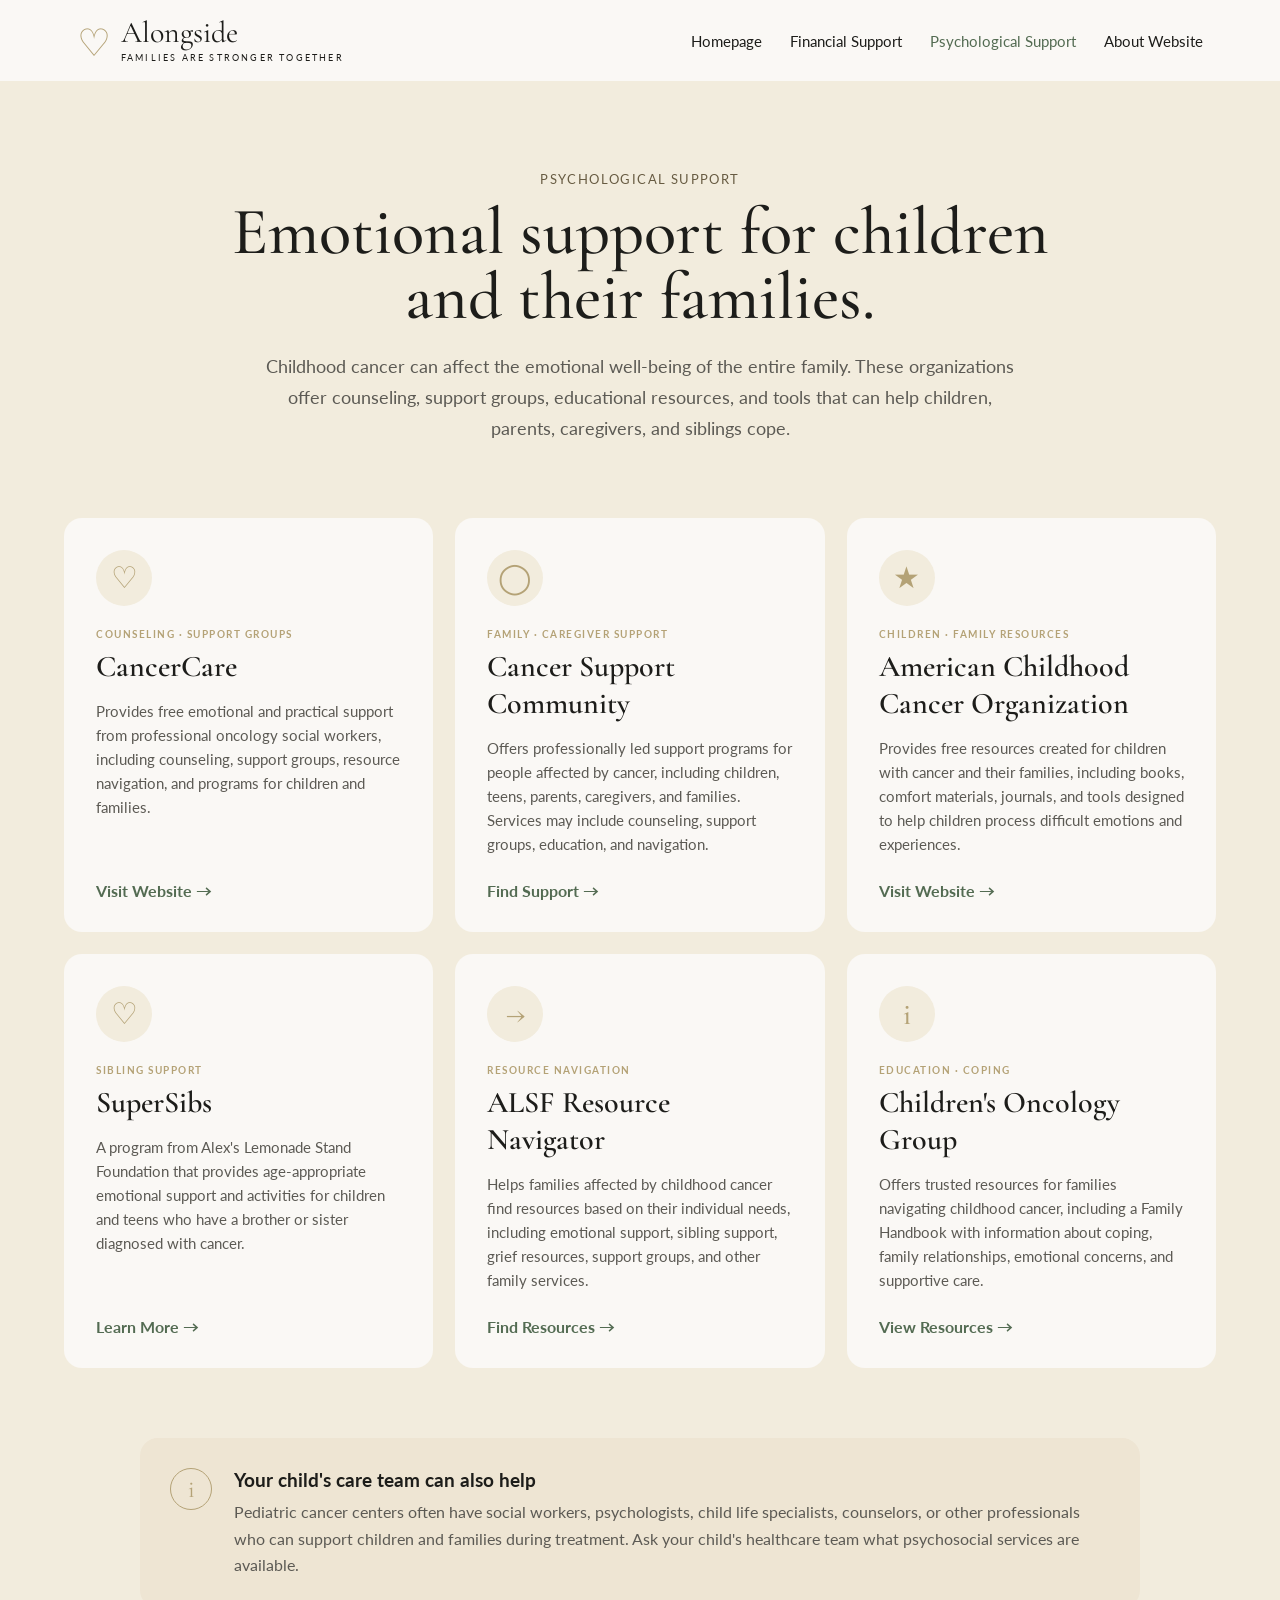
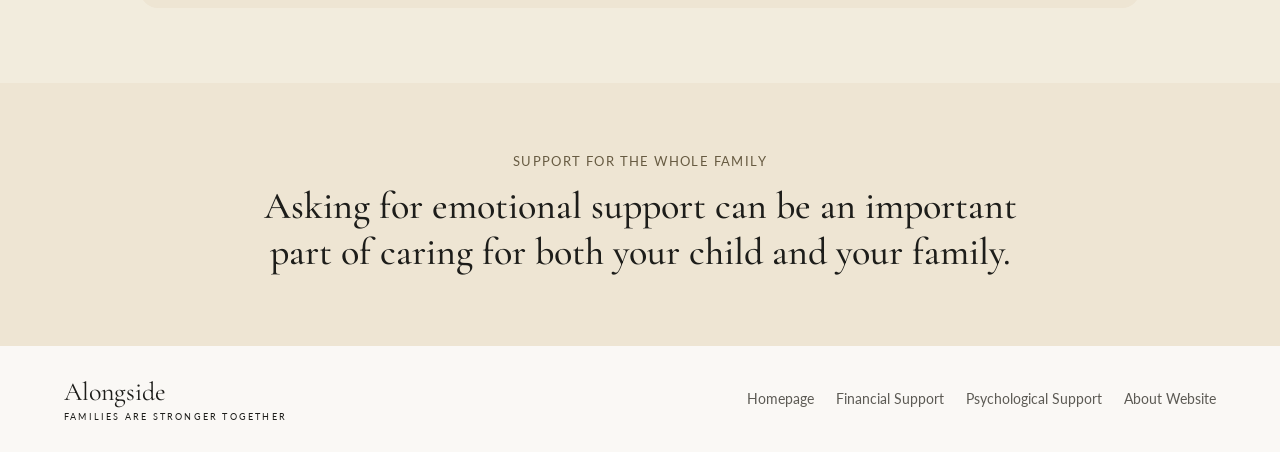
<file: psychological-support.html>
<!DOCTYPE html>
<html lang="en">
<head>
  <meta charset="UTF-8">
  <meta name="viewport" content="width=device-width, initial-scale=1.0">

  <title>Psychological Support | Alongside</title>

  <link rel="preconnect" href="https://fonts.googleapis.com">
  <link rel="preconnect" href="https://fonts.gstatic.com" crossorigin>

  <link href="https://fonts.googleapis.com/css2?family=Cormorant+Garamond:wght@400;500;600&family=Lato:wght@400;700&display=swap" rel="stylesheet">

  <link rel="stylesheet" href="styles.css">
</head>

<body>

  <!-- HEADER -->
  <header class="site-header">

    <a class="brand" href="index.html">
      <span class="brand-heart">♡</span>

      <span>
        <span class="brand-name">Alongside</span>
        <span class="brand-tagline">FAMILIES ARE STRONGER TOGETHER</span>
      </span>
    </a>

    <nav class="nav">
      <a href="index.html">Homepage</a>
      <a href="financial-support.html">Financial Support</a>
      <a class="active" href="psychological-support.html">Psychological Support</a>
      <a href="about.html">About Website</a>
    </nav>

  </header>


  <main>

    <!-- PAGE INTRO -->
    <section class="financial-hero">

      <p class="eyebrow">PSYCHOLOGICAL SUPPORT</p>

      <h1>Emotional support for children and their families.</h1>

      <p class="financial-intro">
        Childhood cancer can affect the emotional well-being of the entire family.
        These organizations offer counseling, support groups, educational resources,
        and tools that can help children, parents, caregivers, and siblings cope.
      </p>

    </section>


    <!-- SUPPORT RESOURCES -->
    <section class="support-resources">

      <!-- CANCERCARE -->
      <article class="support-card">

        <div class="support-icon" aria-hidden="true">♡</div>

        <p class="support-category">COUNSELING · SUPPORT GROUPS</p>

        <h2>CancerCare</h2>

        <p>
          Provides free emotional and practical support from professional
          oncology social workers, including counseling, support groups,
          resource navigation, and programs for children and families.
        </p>

        <a
          class="support-link"
          href="https://www.cancercare.org/services"
          target="_blank"
          rel="noopener noreferrer">
          Visit Website →
        </a>

      </article>


      <!-- CANCER SUPPORT COMMUNITY -->
      <article class="support-card">

        <div class="support-icon" aria-hidden="true">◯</div>

        <p class="support-category">FAMILY · CAREGIVER SUPPORT</p>

        <h2>Cancer Support Community</h2>

        <p>
          Offers professionally led support programs for people affected by
          cancer, including children, teens, parents, caregivers, and families.
          Services may include counseling, support groups, education, and navigation.
        </p>

        <a
          class="support-link"
          href="https://www.cancersupportcommunity.org/find-location-near-you"
          target="_blank"
          rel="noopener noreferrer">
          Find Support →
        </a>

      </article>


      <!-- ACCO -->
      <article class="support-card">

        <div class="support-icon" aria-hidden="true">★</div>

        <p class="support-category">CHILDREN · FAMILY RESOURCES</p>

        <h2>American Childhood Cancer Organization</h2>

        <p>
          Provides free resources created for children with cancer and their
          families, including books, comfort materials, journals, and tools
          designed to help children process difficult emotions and experiences.
        </p>

        <a
          class="support-link"
          href="https://www.acco.org/we-can-help/"
          target="_blank"
          rel="noopener noreferrer">
          Visit Website →
        </a>

      </article>


      <!-- SUPERSIBS -->
      <article class="support-card">

        <div class="support-icon" aria-hidden="true">♡</div>

        <p class="support-category">SIBLING SUPPORT</p>

        <h2>SuperSibs</h2>

        <p>
          A program from Alex's Lemonade Stand Foundation that provides
          age-appropriate emotional support and activities for children and
          teens who have a brother or sister diagnosed with cancer.
        </p>

        <a
          class="support-link"
          href="https://www.alexslemonade.org/childhood-cancer/for-families/supporting-siblings/supersibs-mailing-programs"
          target="_blank"
          rel="noopener noreferrer">
          Learn More →
        </a>

      </article>


      <!-- ALSF RESOURCE NAVIGATOR -->
      <article class="support-card">

        <div class="support-icon" aria-hidden="true">→</div>

        <p class="support-category">RESOURCE NAVIGATION</p>

        <h2>ALSF Resource Navigator</h2>

        <p>
          Helps families affected by childhood cancer find resources based on
          their individual needs, including emotional support, sibling support,
          grief resources, support groups, and other family services.
        </p>

        <a
          class="support-link"
          href="https://www.alexslemonade.org/childhood-cancer/for-families/resource-navigator"
          target="_blank"
          rel="noopener noreferrer">
          Find Resources →
        </a>

      </article>


      <!-- CHILDREN'S ONCOLOGY GROUP -->
      <article class="support-card">

        <div class="support-icon" aria-hidden="true">i</div>

        <p class="support-category">EDUCATION · COPING</p>

        <h2>Children's Oncology Group</h2>

        <p>
          Offers trusted resources for families navigating childhood cancer,
          including a Family Handbook with information about coping, family
          relationships, emotional concerns, and supportive care.
        </p>

        <a
          class="support-link"
          href="https://childrensoncologygroup.org/patients-families/education-resources/"
          target="_blank"
          rel="noopener noreferrer">
          View Resources →
        </a>

      </article>

    </section>


    <!-- CARE TEAM NOTE -->
    <section class="financial-note">

      <div class="note-icon">i</div>

      <div>
        <h2>Your child's care team can also help</h2>

        <p>
          Pediatric cancer centers often have social workers, psychologists,
          child life specialists, counselors, or other professionals who can
          support children and families during treatment. Ask your child's
          healthcare team what psychosocial services are available.
        </p>
      </div>

    </section>


    <!-- CLOSING SECTION -->
    <section class="financial-closing">

      <p class="eyebrow">SUPPORT FOR THE WHOLE FAMILY</p>

      <h2>
        Asking for emotional support can be an important part of caring
        for both your child and your family.
      </h2>

    </section>

  </main>


  <!-- FOOTER -->
  <footer>

    <div>
      <div class="footer-brand">Alongside</div>
      <div class="footer-tagline">FAMILIES ARE STRONGER TOGETHER</div>
    </div>

    <div class="footer-links">
      <a href="index.html">Homepage</a>
      <a href="financial-support.html">Financial Support</a>
      <a href="psychological-support.html">Psychological Support</a>
      <a href="about.html">About Website</a>
    </div>

  </footer>

</body>
</html>
</file>
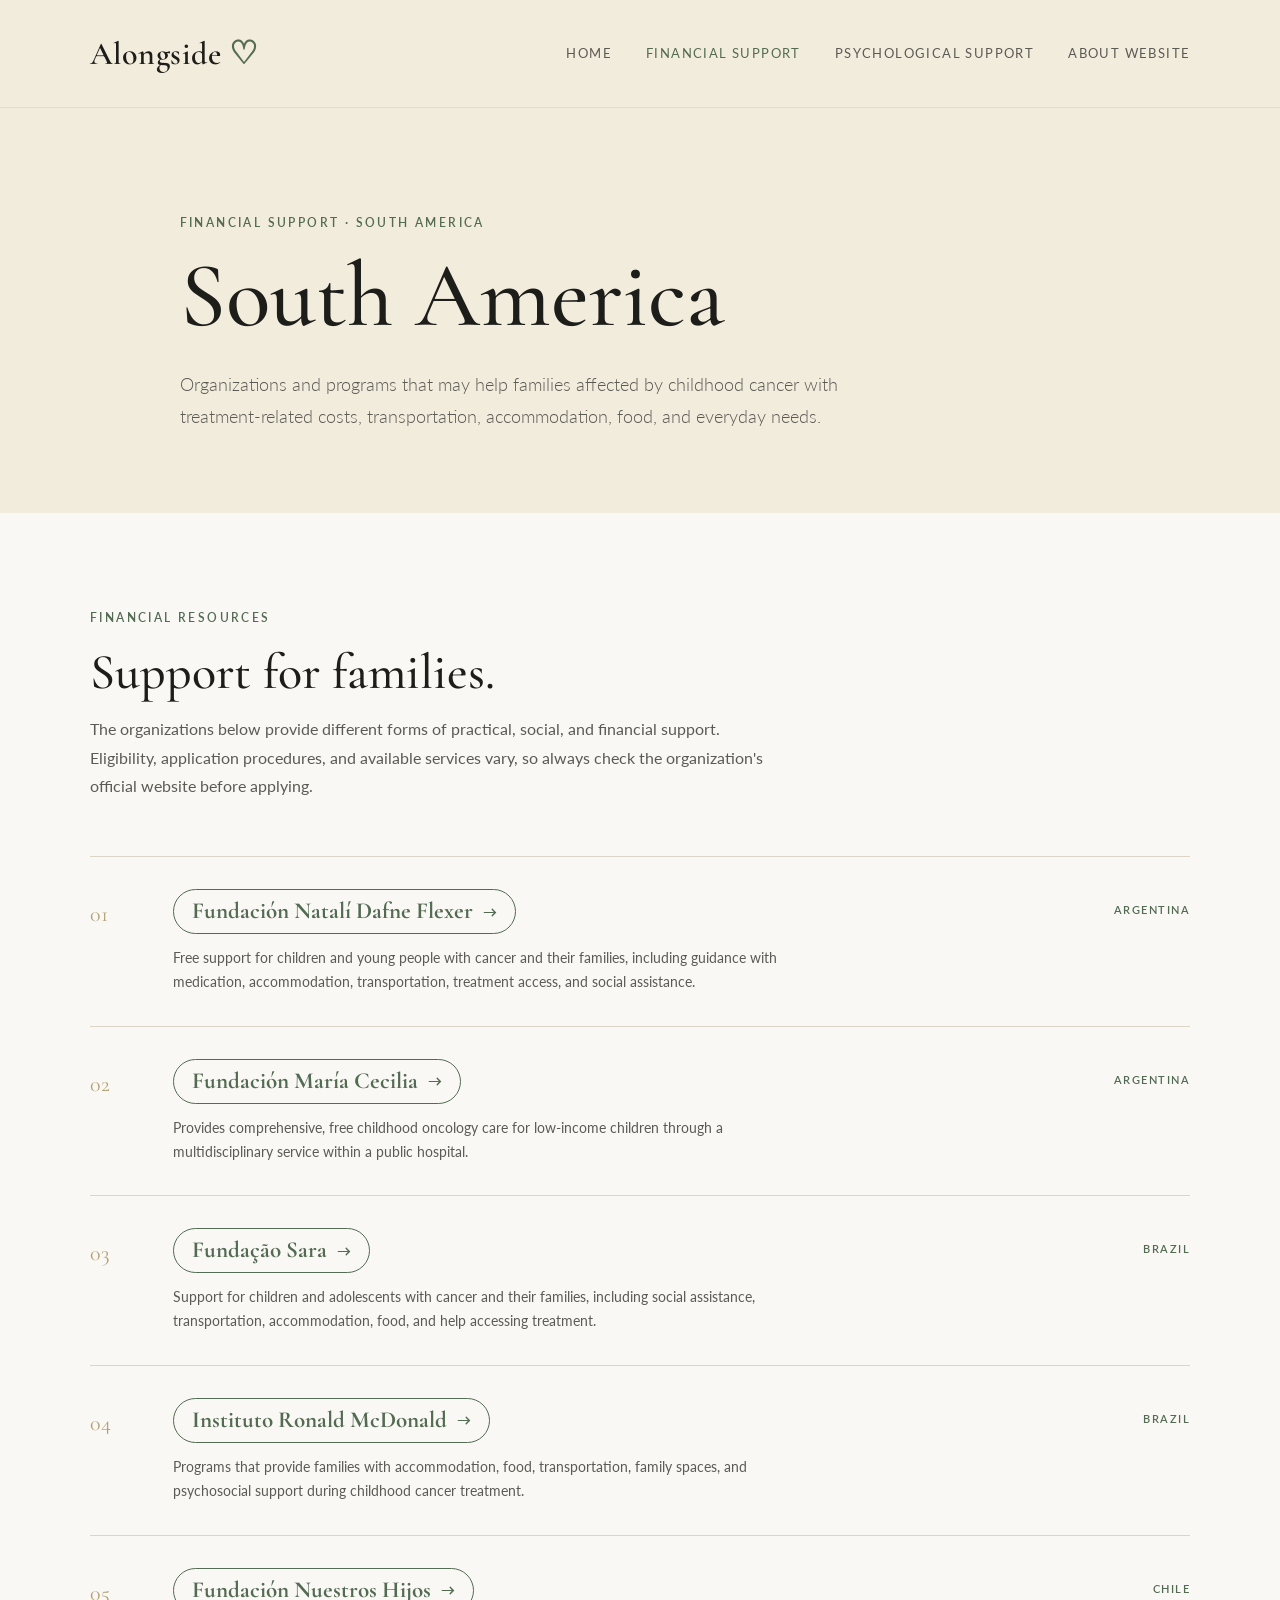
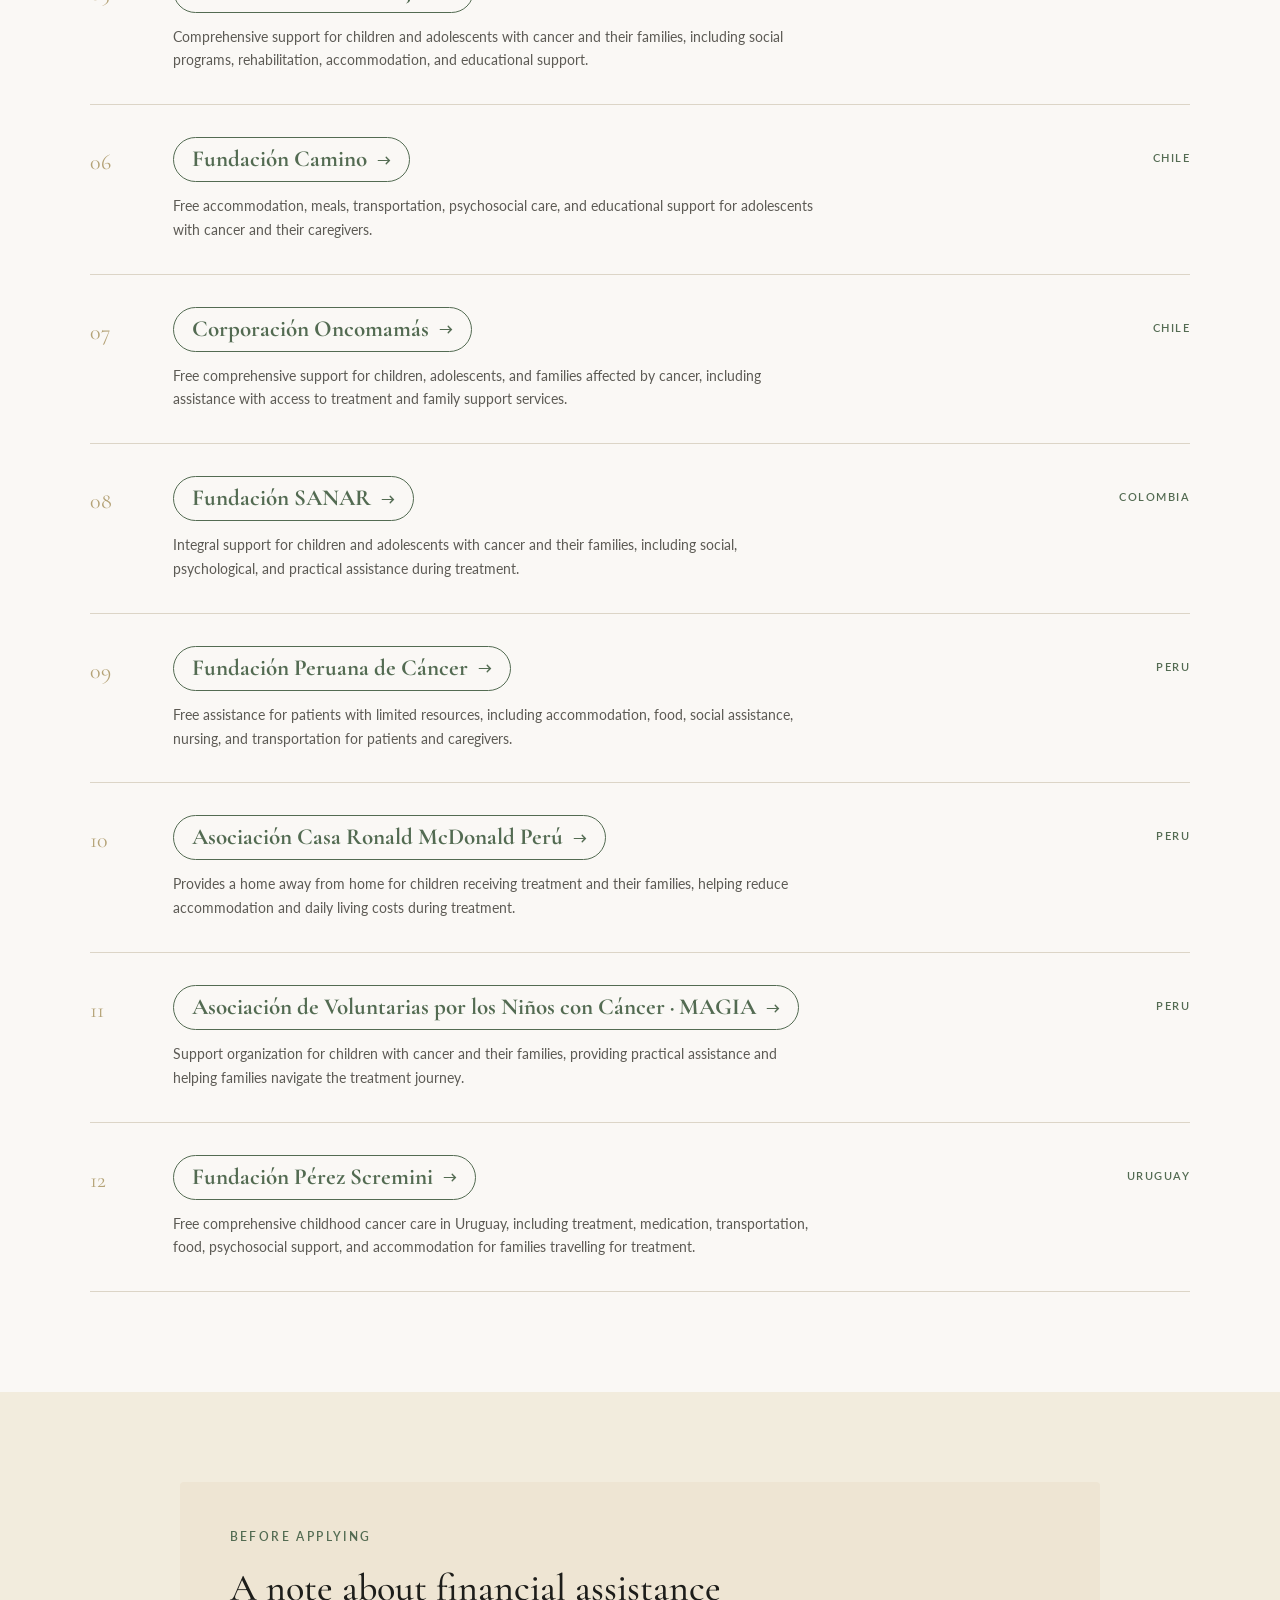
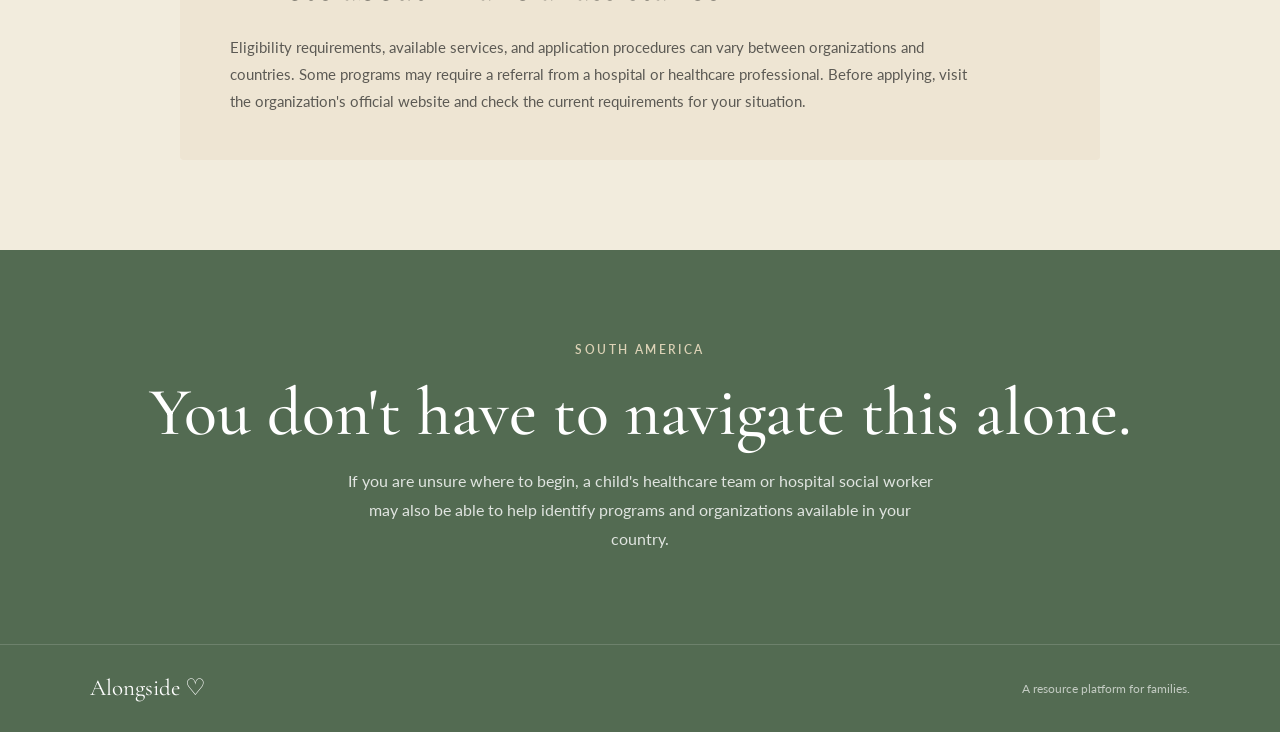
<file: south-america.html>
<!DOCTYPE html>
<html lang="en">
<head>
  <meta charset="UTF-8">
  <meta name="viewport" content="width=device-width, initial-scale=1.0">

  <title>South America · Alongside</title>

  <link rel="preconnect" href="https://fonts.googleapis.com">
  <link rel="preconnect" href="https://fonts.gstatic.com" crossorigin>

  <link href="https://fonts.googleapis.com/css2?family=Cormorant+Garamond:wght@400;500;600;700&family=Lato:wght@300;400;500;600;700&display=swap" rel="stylesheet">

  <style>
    :root {
      --cream: #F2ECDD;
      --light: #FAF8F5;
      --green: #536B52;
      --gold: #B4A276;
      --text: #1D1D1A;
      --muted: #5C5A54;
      --quote: #EEE5D3;
      --border: #DCD5C7;
    }

    * {
      box-sizing: border-box;
      margin: 0;
      padding: 0;
    }

    body {
      background: var(--cream);
      color: var(--text);
      font-family: "Lato", sans-serif;
      line-height: 1.6;
    }

    a {
      color: inherit;
      text-decoration: none;
    }

    /* HEADER */

    .site-header {
      width: 100%;
      padding: 28px 7%;
      display: flex;
      justify-content: space-between;
      align-items: center;
      border-bottom: 1px solid rgba(29, 29, 26, 0.08);
    }

    .logo {
      font-family: "Cormorant Garamond", serif;
      font-size: 32px;
      font-weight: 600;
      letter-spacing: 0.5px;
    }

    .logo span {
      color: var(--green);
    }

    .nav {
      display: flex;
      gap: 34px;
      align-items: center;
    }

    .nav a {
      font-size: 13px;
      text-transform: uppercase;
      letter-spacing: 1.4px;
      color: var(--muted);
      transition: 0.2s ease;
    }

    .nav a:hover,
    .nav a.active {
      color: var(--green);
    }

    /* HERO */

    .hero {
      max-width: 1100px;
      margin: 0 auto;
      padding: 105px 7% 80px;
    }

    .eyebrow {
      font-size: 12px;
      text-transform: uppercase;
      letter-spacing: 2.4px;
      color: var(--green);
      font-weight: 600;
      margin-bottom: 20px;
    }

    .hero h1 {
      font-family: "Cormorant Garamond", serif;
      font-size: clamp(58px, 8vw, 92px);
      line-height: 0.95;
      font-weight: 500;
      margin-bottom: 28px;
    }

    .hero p {
      max-width: 700px;
      font-size: 18px;
      line-height: 1.8;
      color: var(--muted);
      font-weight: 300;
    }

    /* RESOURCES */

    .resources-section {
      background: var(--light);
      padding: 95px 7% 100px;
    }

    .resources-inner {
      max-width: 1100px;
      margin: 0 auto;
    }

    .section-heading {
      margin-bottom: 55px;
    }

    .section-heading h2 {
      font-family: "Cormorant Garamond", serif;
      font-size: 50px;
      line-height: 1;
      font-weight: 500;
      margin-bottom: 18px;
    }

    .section-heading p {
      max-width: 690px;
      color: var(--muted);
      font-size: 16px;
      line-height: 1.8;
    }

    .resource-list {
      border-top: 1px solid var(--border);
    }

    .resource {
      display: grid;
      grid-template-columns: 55px 1fr 150px;
      gap: 28px;
      align-items: start;
      padding: 32px 0;
      border-bottom: 1px solid var(--border);
    }

    .resource-number {
      font-family: "Cormorant Garamond", serif;
      font-size: 22px;
      color: var(--gold);
      padding-top: 8px;
    }

    .resource-info h3 {
      margin-bottom: 12px;
    }

    .resource-button {
      display: inline-flex;
      align-items: center;
      gap: 10px;
      padding: 10px 18px;
      border: 1px solid var(--green);
      border-radius: 30px;
      color: var(--green);
      font-family: "Cormorant Garamond", serif;
      font-size: 23px;
      line-height: 1;
      transition: all 0.2s ease;
    }

    .resource-button span {
      font-family: "Lato", sans-serif;
      font-size: 14px;
    }

    .resource-button:hover {
      background: var(--green);
      color: white;
    }

    .resource-info p {
      color: var(--muted);
      font-size: 14px;
      line-height: 1.7;
      max-width: 650px;
    }

    .location {
      justify-self: end;
      padding-top: 12px;
      font-size: 11px;
      text-transform: uppercase;
      letter-spacing: 1.5px;
      color: var(--green);
      font-weight: 600;
      text-align: right;
    }

    /* NOTE */

    .note-section {
      max-width: 1100px;
      margin: 0 auto;
      padding: 90px 7%;
    }

    .note {
      background: var(--quote);
      padding: 45px 50px;
      border-radius: 4px;
    }

    .note .eyebrow {
      margin-bottom: 12px;
    }

    .note h2 {
      font-family: "Cormorant Garamond", serif;
      font-size: 38px;
      font-weight: 500;
      margin-bottom: 15px;
    }

    .note p {
      color: var(--muted);
      max-width: 760px;
      line-height: 1.8;
      font-size: 15px;
    }

    /* CLOSING */

    .closing {
      background: var(--green);
      color: white;
      text-align: center;
      padding: 90px 7%;
    }

    .closing .eyebrow {
      color: #DCD2B6;
    }

    .closing h2 {
      font-family: "Cormorant Garamond", serif;
      font-size: clamp(42px, 6vw, 68px);
      line-height: 1;
      font-weight: 500;
      margin-bottom: 20px;
    }

    .closing p {
      max-width: 600px;
      margin: 0 auto;
      color: rgba(255,255,255,0.82);
      line-height: 1.8;
      font-size: 16px;
    }

    /* FOOTER */

    footer {
      background: var(--green);
      border-top: 1px solid rgba(255,255,255,0.15);
      padding: 25px 7%;
      display: flex;
      justify-content: space-between;
      align-items: center;
      color: rgba(255,255,255,0.65);
      font-size: 12px;
    }

    footer .footer-logo {
      font-family: "Cormorant Garamond", serif;
      font-size: 23px;
      color: white;
    }

    /* MOBILE */

    @media (max-width: 850px) {

      .site-header {
        padding: 24px 6%;
        flex-direction: column;
        gap: 20px;
      }

      .nav {
        gap: 18px;
        flex-wrap: wrap;
        justify-content: center;
      }

      .nav a {
        font-size: 10px;
        letter-spacing: 1px;
      }

      .hero {
        padding: 75px 6% 65px;
      }

      .resources-section {
        padding: 70px 6%;
      }

      .resource {
        grid-template-columns: 40px 1fr;
        gap: 10px 20px;
        padding: 30px 0;
      }

      .resource-number {
        grid-row: span 2;
      }

      .location {
        grid-column: 2;
        justify-self: start;
        text-align: left;
        padding-top: 4px;
      }

      .note-section {
        padding: 65px 6%;
      }

      .note {
        padding: 35px 28px;
      }

      footer {
        flex-direction: column;
        gap: 10px;
        text-align: center;
      }
    }

    @media (max-width: 500px) {

      .logo {
        font-size: 29px;
      }

      .hero h1 {
        font-size: 62px;
      }

      .hero p {
        font-size: 16px;
      }

      .section-heading h2 {
        font-size: 42px;
      }

      .resource-button {
        font-size: 21px;
      }

      .resource-info p {
        font-size: 13px;
      }
    }
  </style>
</head>

<body>

  <!-- HEADER -->

  <header class="site-header">

    <a href="index.html" class="logo">
      Alongside <span>♡</span>
    </a>

    <nav class="nav">
      <a href="index.html">Home</a>
      <a href="financial-support.html" class="active">Financial Support</a>
      <a href="psychological-support.html">Psychological Support</a>
      <a href="about.html">About Website</a>
    </nav>

  </header>


  <main>

    <!-- HERO -->

    <section class="hero">

      <div class="eyebrow">
        FINANCIAL SUPPORT · SOUTH AMERICA
      </div>

      <h1>South America</h1>

      <p>
        Organizations and programs that may help families affected by
        childhood cancer with treatment-related costs, transportation,
        accommodation, food, and everyday needs.
      </p>

    </section>


    <!-- RESOURCES -->

    <section class="resources-section">

      <div class="resources-inner">

        <div class="section-heading">

          <div class="eyebrow">
            FINANCIAL RESOURCES
          </div>

          <h2>
            Support for families.
          </h2>

          <p>
            The organizations below provide different forms of practical,
            social, and financial support. Eligibility, application
            procedures, and available services vary, so always check the
            organization's official website before applying.
          </p>

        </div>


        <div class="resource-list">


          <!-- 01 -->

          <article class="resource">

            <div class="resource-number">01</div>

            <div class="resource-info">

              <h3>
                <a
                  href="https://www.fundacionflexer.org/"
                  target="_blank"
                  rel="noopener noreferrer"
                  class="resource-button"
                >
                  Fundación Natalí Dafne Flexer <span>→</span>
                </a>
              </h3>

              <p>
                Free support for children and young people with cancer and
                their families, including guidance with medication,
                accommodation, transportation, treatment access, and
                social assistance.
              </p>

            </div>

            <div class="location">
              Argentina
            </div>

          </article>


          <!-- 02 -->

          <article class="resource">

            <div class="resource-number">02</div>

            <div class="resource-info">

              <h3>
                <a
                  href="https://fmc.org.ar/en/"
                  target="_blank"
                  rel="noopener noreferrer"
                  class="resource-button"
                >
                  Fundación María Cecilia <span>→</span>
                </a>
              </h3>

              <p>
                Provides comprehensive, free childhood oncology care for
                low-income children through a multidisciplinary service
                within a public hospital.
              </p>

            </div>

            <div class="location">
              Argentina
            </div>

          </article>


          <!-- 03 -->

          <article class="resource">

            <div class="resource-number">03</div>

            <div class="resource-info">

              <h3>
                <a
                  href="https://www.fundacaosara.org.br/"
                  target="_blank"
                  rel="noopener noreferrer"
                  class="resource-button"
                >
                  Fundação Sara <span>→</span>
                </a>
              </h3>

              <p>
                Support for children and adolescents with cancer and their
                families, including social assistance, transportation,
                accommodation, food, and help accessing treatment.
              </p>

            </div>

            <div class="location">
              Brazil
            </div>

          </article>


          <!-- 04 -->

          <article class="resource">

            <div class="resource-number">04</div>

            <div class="resource-info">

              <h3>
                <a
                  href="https://institutoronald.org.br/"
                  target="_blank"
                  rel="noopener noreferrer"
                  class="resource-button"
                >
                  Instituto Ronald McDonald <span>→</span>
                </a>
              </h3>

              <p>
                Programs that provide families with accommodation, food,
                transportation, family spaces, and psychosocial support
                during childhood cancer treatment.
              </p>

            </div>

            <div class="location">
              Brazil
            </div>

          </article>


          <!-- 05 -->

          <article class="resource">

            <div class="resource-number">05</div>

            <div class="resource-info">

              <h3>
                <a
                  href="https://fnh.cl/"
                  target="_blank"
                  rel="noopener noreferrer"
                  class="resource-button"
                >
                  Fundación Nuestros Hijos <span>→</span>
                </a>
              </h3>

              <p>
                Comprehensive support for children and adolescents with
                cancer and their families, including social programs,
                rehabilitation, accommodation, and educational support.
              </p>

            </div>

            <div class="location">
              Chile
            </div>

          </article>


          <!-- 06 -->

          <article class="resource">

            <div class="resource-number">06</div>

            <div class="resource-info">

              <h3>
                <a
                  href="https://fundacioncamino.cl/"
                  target="_blank"
                  rel="noopener noreferrer"
                  class="resource-button"
                >
                  Fundación Camino <span>→</span>
                </a>
              </h3>

              <p>
                Free accommodation, meals, transportation, psychosocial
                care, and educational support for adolescents with cancer
                and their caregivers.
              </p>

            </div>

            <div class="location">
              Chile
            </div>

          </article>


          <!-- 07 -->

          <article class="resource">

            <div class="resource-number">07</div>

            <div class="resource-info">

              <h3>
                <a
                  href="https://oncomamas.cl/"
                  target="_blank"
                  rel="noopener noreferrer"
                  class="resource-button"
                >
                  Corporación Oncomamás <span>→</span>
                </a>
              </h3>

              <p>
                Free comprehensive support for children, adolescents, and
                families affected by cancer, including assistance with
                access to treatment and family support services.
              </p>

            </div>

            <div class="location">
              Chile
            </div>

          </article>


          <!-- 08 -->

          <article class="resource">

            <div class="resource-number">08</div>

            <div class="resource-info">

              <h3>
                <a
                  href="https://www.sanarcancer.org/"
                  target="_blank"
                  rel="noopener noreferrer"
                  class="resource-button"
                >
                  Fundación SANAR <span>→</span>
                </a>
              </h3>

              <p>
                Integral support for children and adolescents with cancer
                and their families, including social, psychological, and
                practical assistance during treatment.
              </p>

            </div>

            <div class="location">
              Colombia
            </div>

          </article>


          <!-- 09 -->

          <article class="resource">

            <div class="resource-number">09</div>

            <div class="resource-info">

              <h3>
                <a
                  href="https://fpc.pe/"
                  target="_blank"
                  rel="noopener noreferrer"
                  class="resource-button"
                >
                  Fundación Peruana de Cáncer <span>→</span>
                </a>
              </h3>

              <p>
                Free assistance for patients with limited resources,
                including accommodation, food, social assistance,
                nursing, and transportation for patients and caregivers.
              </p>

            </div>

            <div class="location">
              Peru
            </div>

          </article>


          <!-- 10 -->

          <article class="resource">

            <div class="resource-number">10</div>

            <div class="resource-info">

              <h3>
                <a
                  href="https://www.casaronald.org.pe/"
                  target="_blank"
                  rel="noopener noreferrer"
                  class="resource-button"
                >
                  Asociación Casa Ronald McDonald Perú <span>→</span>
                </a>
              </h3>

              <p>
                Provides a home away from home for children receiving
                treatment and their families, helping reduce accommodation
                and daily living costs during treatment.
              </p>

            </div>

            <div class="location">
              Peru
            </div>

          </article>


          <!-- 11 -->

          <article class="resource">

            <div class="resource-number">11</div>

            <div class="resource-info">

              <h3>
                <a
                  href="https://www.lamagiacuraelcancer.com/"
                  target="_blank"
                  rel="noopener noreferrer"
                  class="resource-button"
                >
                  Asociación de Voluntarias por los Niños con Cáncer · MAGIA
                  <span>→</span>
                </a>
              </h3>

              <p>
                Support organization for children with cancer and their
                families, providing practical assistance and helping
                families navigate the treatment journey.
              </p>

            </div>

            <div class="location">
              Peru
            </div>

          </article>


          <!-- 12 -->

          <article class="resource">

            <div class="resource-number">12</div>

            <div class="resource-info">

              <h3>
                <a
                  href="https://perezscremini.org/"
                  target="_blank"
                  rel="noopener noreferrer"
                  class="resource-button"
                >
                  Fundación Pérez Scremini <span>→</span>
                </a>
              </h3>

              <p>
                Free comprehensive childhood cancer care in Uruguay,
                including treatment, medication, transportation, food,
                psychosocial support, and accommodation for families
                travelling for treatment.
              </p>

            </div>

            <div class="location">
              Uruguay
            </div>

          </article>


        </div>

      </div>

    </section>


    <!-- NOTE -->

    <section class="note-section">

      <div class="note">

        <div class="eyebrow">
          BEFORE APPLYING
        </div>

        <h2>
          A note about financial assistance
        </h2>

        <p>
          Eligibility requirements, available services, and application
          procedures can vary between organizations and countries. Some
          programs may require a referral from a hospital or healthcare
          professional. Before applying, visit the organization's official
          website and check the current requirements for your situation.
        </p>

      </div>

    </section>


    <!-- CLOSING -->

    <section class="closing">

      <div class="eyebrow">
        SOUTH AMERICA
      </div>

      <h2>
        You don't have to navigate this alone.
      </h2>

      <p>
        If you are unsure where to begin, a child's healthcare team or
        hospital social worker may also be able to help identify
        programs and organizations available in your country.
      </p>

    </section>

  </main>


  <!-- FOOTER -->

  <footer>

    <div class="footer-logo">
      Alongside ♡
    </div>

    <div>
      A resource platform for families.
    </div>

  </footer>

</body>
</html>
</file>
<file: styles.css>
:root {
  --cream: #F2ECDD;
  --light: #FAF8F5;
  --green: #536B52;
  --gold: #B4A276;
  --text: #1D1D1A;
  --muted: #5C5A54;
  --quote: #EEE5D3;
}

* {
  box-sizing: border-box;
}

html {
  scroll-behavior: smooth;
}

body {
  margin: 0;
  color: var(--text);
  background: var(--cream);
  font-family: "Lato", Arial, sans-serif;
}

a {
  color: inherit;
}

.site-header {
  display: flex;
  align-items: center;
  justify-content: space-between;
  gap: 30px;
  padding: 18px 6%;
  background: var(--light);
}

.brand {
  display: flex;
  align-items: center;
  gap: 10px;
  text-decoration: none;
}

.brand-heart {
  color: var(--gold);
  font-size: 38px;
  line-height: 1;
}

.brand-name {
  display: block;
  font-family: "Cormorant Garamond", serif;
  font-size: 30px;
  line-height: 1;
}

.brand-tagline,
.footer-tagline {
  display: block;
  margin-top: 4px;
  font-size: 9px;
  letter-spacing: 2.2px;
}

.nav {
  display: flex;
  flex-wrap: wrap;
  gap: 28px;
}

.nav a {
  text-decoration: none;
  font-size: 15px;
}

.nav a:hover,
.nav a.active {
  color: var(--green);
}

.hero {
  display: grid;
  grid-template-columns: minmax(0, 1.05fr) minmax(0, 1fr);
  align-items: center;
  gap: 40px;
  min-height: 560px;

  padding: 10px 5% 35px;
}

.hero-image {
  overflow: hidden;
}

.hero-image img {
  width: 100%;
  height: 100%;
  min-height: 560px;
  object-fit: cover;
  display: block;

  transform: scale(1.04) translate(2.5%, 2%);
}

.image-placeholder {
  height: 100%;
  min-height: 560px;
  display: grid;
  place-items: center;
  padding: 30px;
  background:
    linear-gradient(rgba(255,255,255,.1), rgba(255,255,255,.1)),
    linear-gradient(135deg, #dce5e8, #a8bba6 50%, #d4b96d);
  color: rgba(29, 29, 26, .65);
  font-size: 16px;
}

.hero-copy {
  padding: 70px 8%;
}

.eyebrow {
  margin: 0 0 12px;
  color: #675b42;
  letter-spacing: 1.4px;
  font-size: 13px;
}

h1 {
  max-width: 650px;
  margin: 0 0 22px;
  font-family: "Cormorant Garamond", serif;
  font-size: clamp(48px, 5.2vw, 76px);
  font-weight: 500;
  line-height: .98;
}

.intro {
  max-width: 650px;
  margin-bottom: 28px;
  color: var(--muted);
  font-size: 18px;
  line-height: 1.6;
}

.primary-button {
  display: inline-block;
  padding: 14px 24px;
  border-radius: 999px;
  background: var(--green);
  color: white;
  text-decoration: none;
  font-weight: 700;
}

.resources {
  display: grid;
  grid-template-columns: repeat(3, minmax(0, 1fr));
  gap: 20px;
  padding: 34px 5%;
}

.resource-card {
  display: block;
  min-width: 0;
  padding: 30px;
  border-radius: 18px;
  background: var(--light);
  text-decoration: none;
  transition: transform .2s ease, box-shadow .2s ease;
}

.resource-card:hover {
  transform: translateY(-3px);
  box-shadow: 0 10px 28px rgba(0,0,0,.07);
}

.icon-circle {
  width: 62px;
  height: 62px;
  display: grid;
  place-items: center;
  margin-bottom: 18px;
  border-radius: 50%;
  background: var(--cream);
}

.icon-circle svg {
  width: 34px;
  height: 34px;
  fill: none;
  stroke: var(--gold);
  stroke-width: 2.3;
  stroke-linecap: round;
  stroke-linejoin: round;
}

.resource-card h2 {
  margin: 0 0 10px;
  font-size: 21px;
}

.resource-card p {
  min-height: 72px;
  margin: 0 0 18px;
  color: var(--muted);
  line-height: 1.55;
}

.card-link {
  color: var(--green);
  font-weight: 700;
}

.quote-section {
  display: grid;
  grid-template-columns: 1.4fr .8fr;
  gap: 40px;
  align-items: center;
  padding: 62px 6%;
  background: var(--quote);
}

.quote-mark {
  height: 34px;
  color: var(--gold);
  font-family: Georgia, serif;
  font-size: 70px;
  line-height: 1;
}

blockquote {
  margin: 0;
  font-family: "Cormorant Garamond", serif;
  font-size: clamp(28px, 3vw, 42px);
  font-style: italic;
  line-height: 1.25;
}

.quote-credit {
  margin-top: 24px;
  font-size: 11px;
  letter-spacing: 3px;
}

.hope-note {
  display: flex;
  flex-direction: column;
  align-items: center;
  color: var(--gold);
  font-family: "Cormorant Garamond", serif;
  font-size: 34px;
  font-style: italic;
  line-height: 1.1;
  text-align: center;
}

footer {
  display: flex;
  justify-content: space-between;
  gap: 30px;
  padding: 30px 5%;
  background: var(--light);
}

.footer-brand {
  font-family: "Cormorant Garamond", serif;
  font-size: 26px;
}

.footer-links {
  display: flex;
  flex-wrap: wrap;
  gap: 22px;
  align-items: center;
}

.footer-links a {
  color: var(--muted);
  text-decoration: none;
  font-size: 14px;
}

@media (max-width: 850px) {
  .site-header {
    align-items: flex-start;
    flex-direction: column;
  }

  .nav {
    gap: 14px 20px;
  }

  .hero {
    grid-template-columns: 1fr;
  }

  .hero-image,
  .image-placeholder {
    min-height: 390px;
  }

  .hero-copy {
    padding: 48px 6%;
  }

  .resources {
    grid-template-columns: 1fr;
  }

  .resource-card p {
    min-height: auto;
  }

  .quote-section {
    grid-template-columns: 1fr;
  }

  .hope-note {
    align-items: flex-start;
    text-align: left;
  }

  footer {
    flex-direction: column;
  }
}

@media (max-width: 520px) {
  .site-header {
    padding: 16px 5%;
  }

  .brand-name {
    font-size: 26px;
  }

  .brand-tagline {
    font-size: 8px;
  }

  .nav {
    display: grid;
    grid-template-columns: 1fr 1fr;
    width: 100%;
  }

  h1 {
    font-size: 46px;
  }

  .intro {
    font-size: 16px;
  }

  .hero-image,
  .image-placeholder {
    min-height: 300px;
  }

  .resources {
    padding: 24px 5%;
  }

  .resource-card {
    padding: 24px;
  }
}
  /* --------------------------------
   FINANCIAL SUPPORT PAGE
----------------------------------- */

.financial-hero {
  padding: 90px 7% 65px;
  text-align: center;
}

.financial-hero h1 {
  max-width: 900px;
  margin-left: auto;
  margin-right: auto;
}

.financial-intro {
  max-width: 760px;
  margin: 0 auto;
  color: var(--muted);
  font-size: 18px;
  line-height: 1.7;
}


/* RESOURCE CARDS */

.support-resources {
  display: grid;
  grid-template-columns: repeat(3, minmax(0, 1fr));
  gap: 22px;
  padding: 10px 5% 70px;
}

.support-card {
  display: flex;
  flex-direction: column;
  padding: 32px;
  background: var(--light);
  border-radius: 18px;
  transition: transform 0.2s ease, box-shadow 0.2s ease;
}

.support-card:hover {
  transform: translateY(-4px);
  box-shadow: 0 10px 28px rgba(0, 0, 0, 0.07);
}

.support-icon {
  width: 56px;
  height: 56px;
  display: grid;
  place-items: center;
  margin-bottom: 22px;

  border-radius: 50%;

  background: var(--cream);
  color: var(--gold);

  font-family: "Cormorant Garamond", serif;
  font-size: 30px;
  font-weight: 500;
}

.support-category {
  margin: 0 0 8px;

  color: var(--gold);

  font-size: 10px;
  font-weight: 700;
  letter-spacing: 1.5px;
}

.support-card h2 {
  margin: 0 0 14px;

  font-family: "Cormorant Garamond", serif;
  font-size: 30px;
  font-weight: 600;
}

.support-card p:not(.support-category) {
  margin: 0 0 25px;

  color: var(--muted);

  font-size: 15px;
  line-height: 1.6;
}

.support-link {
  margin-top: auto;

  color: var(--green);

  text-decoration: none;
  font-weight: 700;
}

.support-link:hover {
  text-decoration: underline;
}


/* INFORMATION BOX */

.financial-note {
  display: flex;
  gap: 22px;

  max-width: 1000px;

  margin: 0 auto 75px;
  padding: 30px;

  background: #EEE5D3;
  border-radius: 18px;
}

.note-icon {
  flex-shrink: 0;

  width: 42px;
  height: 42px;

  display: grid;
  place-items: center;

  border: 1px solid var(--gold);
  border-radius: 50%;

  color: var(--gold);

  font-family: "Cormorant Garamond", serif;
  font-size: 24px;
}

.financial-note h2 {
  margin: 0 0 8px;

  font-size: 19px;
}

.financial-note p {
  margin: 0;

  color: var(--muted);

  line-height: 1.65;
}


/* CLOSING SECTION */

.financial-closing {
  padding: 70px 7%;

  background: #EEE5D3;

  text-align: center;
}

.financial-closing h2 {
  max-width: 800px;

  margin: 15px auto 0;

  font-family: "Cormorant Garamond", serif;
  font-size: 38px;
  font-weight: 500;
  line-height: 1.2;
}


/* TABLET */

@media (max-width: 900px) {

  .support-resources {
    grid-template-columns: repeat(2, minmax(0, 1fr));
  }

  .financial-note {
    margin-left: 5%;
    margin-right: 5%;
  }

}


/* PHONE */

@media (max-width: 600px) {

  .financial-hero {
    padding: 60px 6% 40px;
  }

  .financial-hero h1 {
    font-size: 44px;
  }

  .financial-intro {
    font-size: 16px;
  }

  .support-resources {
    grid-template-columns: 1fr;
    padding: 10px 5% 50px;
  }

  .support-card {
    padding: 26px;
  }

  .financial-note {
    align-items: flex-start;

    margin-bottom: 50px;
    padding: 24px;
  }

  .financial-closing {
    padding: 55px 7%;
  }

  .financial-closing h2 {
    font-size: 31px;
  }

}

/* --------------------------------
   FINANCIAL SUPPORT — REGIONS
----------------------------------- */

.regions-section {
  padding: 35px 7% 90px;
}

.regions-heading {
  max-width: 760px;
  margin: 0 auto 55px;
  text-align: center;
}

.regions-heading h2 {
  margin: 0 0 18px;
  font-family: "Cormorant Garamond", serif;
  font-size: clamp(42px, 5vw, 64px);
  font-weight: 500;
  line-height: 1;
}

.regions-heading > p:last-child {
  max-width: 650px;
  margin: 0 auto;
  color: var(--muted);
  font-size: 17px;
  line-height: 1.7;
}

.regions-list {
  max-width: 1050px;
  margin: 0 auto;
  border-top: 1px solid rgba(83, 107, 82, 0.25);
}

.region-row {
  display: grid;
  grid-template-columns: 70px 1fr 45px;
  align-items: center;
  gap: 25px;
  min-height: 125px;
  padding: 18px 10px;
  border-bottom: 1px solid rgba(83, 107, 82, 0.25);
  color: var(--text);
  text-decoration: none;
  transition: padding .25s ease, background .25s ease;
}

.region-row:hover {
  padding-left: 24px;
  padding-right: 24px;
  background: rgba(250, 248, 245, 0.55);
}

.region-number {
  align-self: start;
  padding-top: 8px;
  color: var(--gold);
  font-size: 11px;
  letter-spacing: 2px;
}

.region-content {
  display: flex;
  flex-direction: column;
  gap: 7px;
}

.region-name {
  font-family: "Cormorant Garamond", serif;
  font-size: clamp(30px, 3.2vw, 43px);
  font-weight: 500;
  line-height: 1;
  transition: color .25s ease;
}

.region-countries {
  color: var(--muted);
  font-size: 12px;
  letter-spacing: .5px;
}

.region-arrow {
  color: var(--green);
  font-size: 28px;
  font-weight: 300;
  text-align: right;
  transition: transform .25s ease;
}

.region-row:hover .region-name {
  color: var(--green);
}

.region-row:hover .region-arrow {
  transform: translateX(6px);
}

/* MOBILE */

@media (max-width: 600px) {

  .regions-section {
    padding: 20px 6% 60px;
  }

  .regions-heading {
    margin-bottom: 35px;
  }

  .regions-heading h2 {
    font-size: 43px;
  }

  .regions-heading > p:last-child {
    font-size: 15px;
  }

  .region-row {
    grid-template-columns: 38px 1fr 25px;
    gap: 10px;
    min-height: 105px;
    padding: 15px 4px;
  }

  .region-row:hover {
    padding-left: 8px;
    padding-right: 8px;
  }

  .region-name {
    font-size: 30px;
  }

  .region-countries {
    font-size: 10px;
    line-height: 1.5;
  }

  .region-arrow {
    font-size: 22px;
  }
}
</file>
